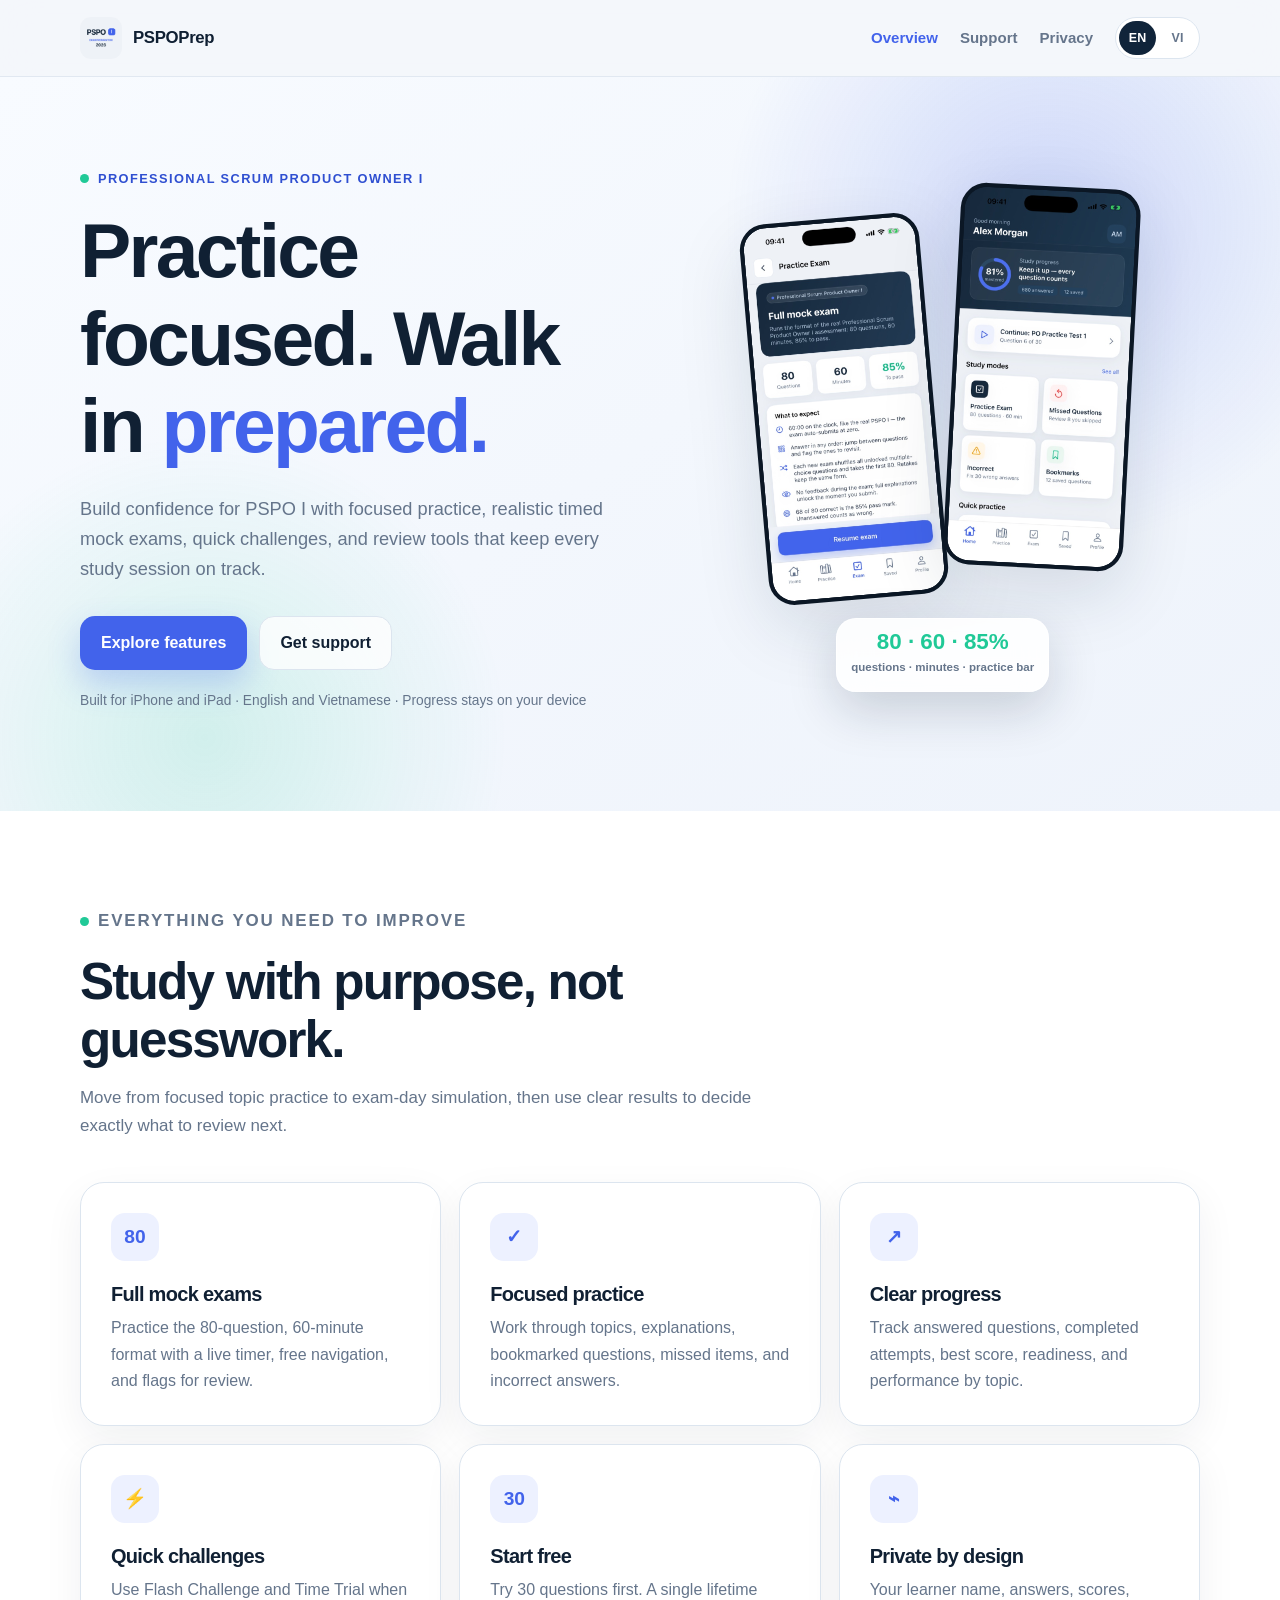
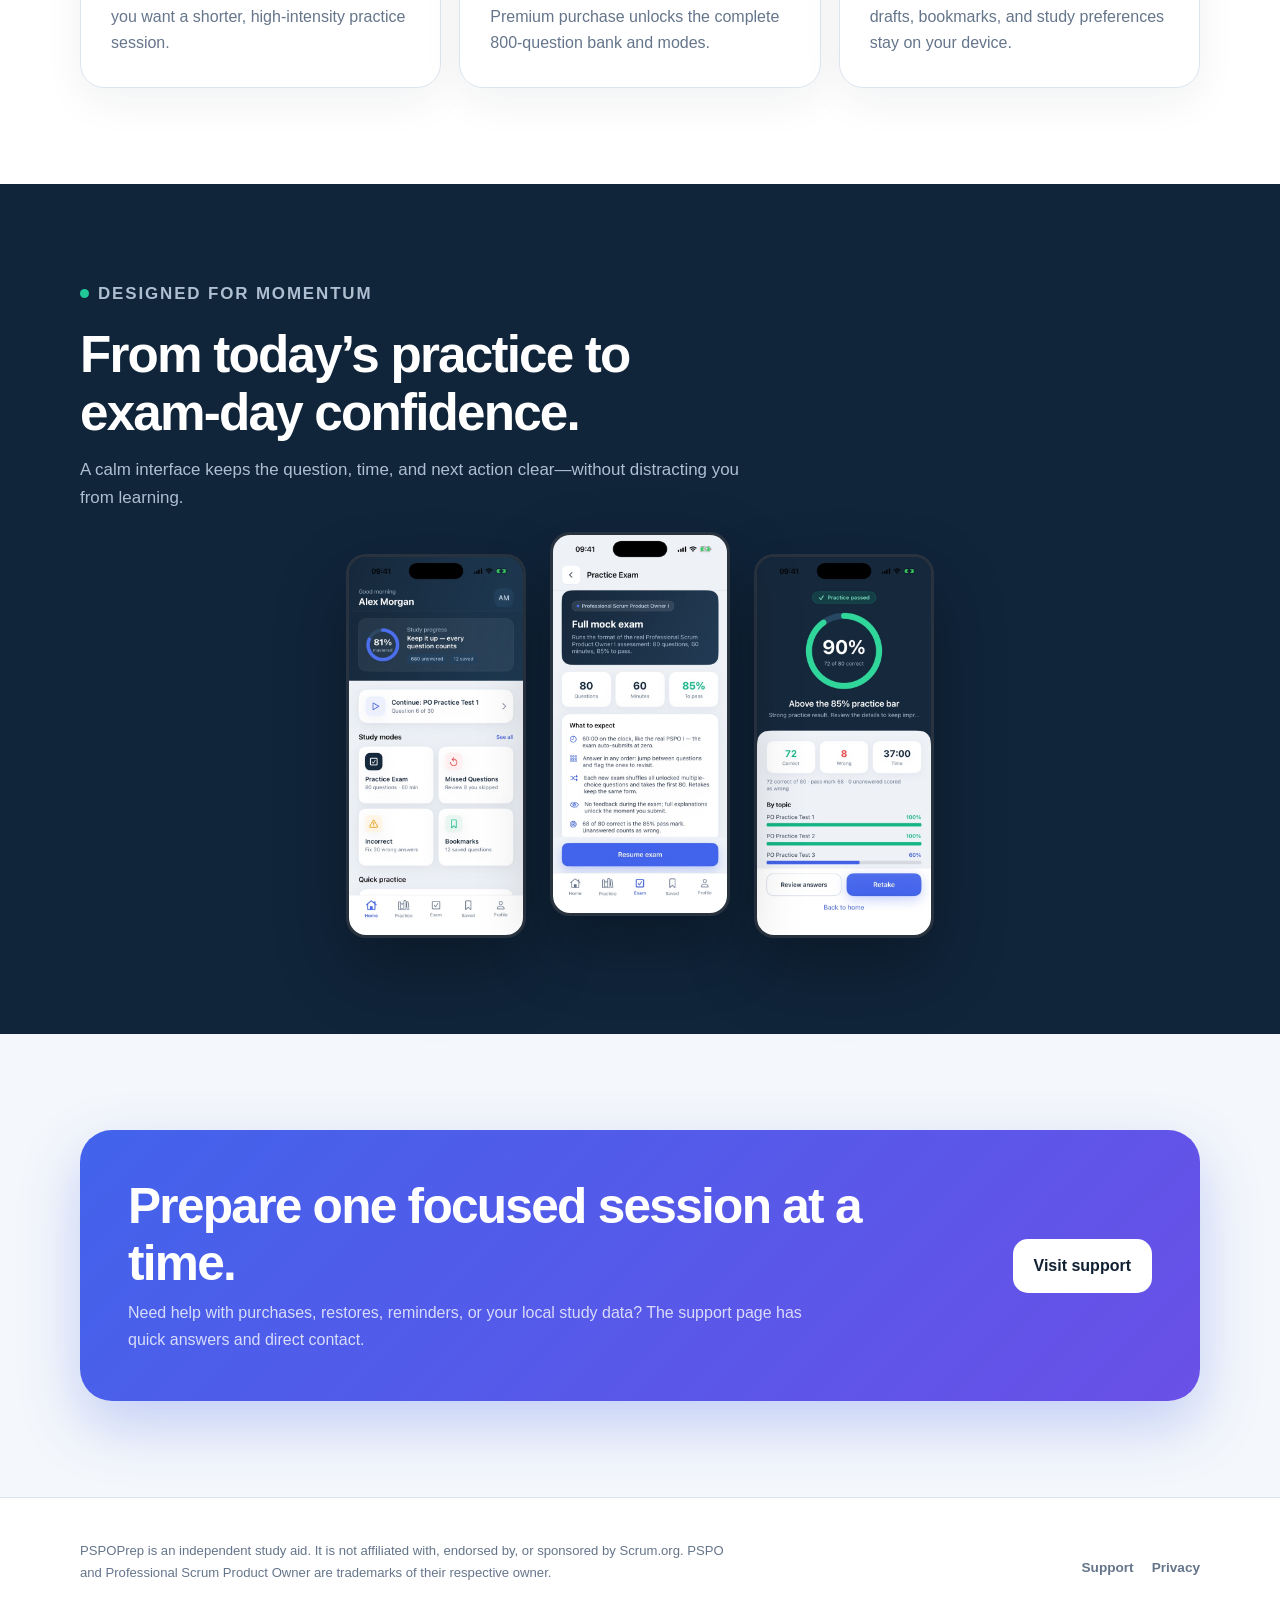
<file: docs/index.html>
<!doctype html>
<html lang="en">
<head>
  <meta charset="utf-8">
  <meta name="viewport" content="width=device-width, initial-scale=1">
  <meta http-equiv="refresh" content="0; url=marketing/">
  <title>PSPOPrep</title>
  <link rel="canonical" href="https://tienlab19.github.io/vipm/marketing/">
</head>
<body>
  <p><a href="marketing/">Open PSPOPrep</a></p>
</body>
</html>
</file>
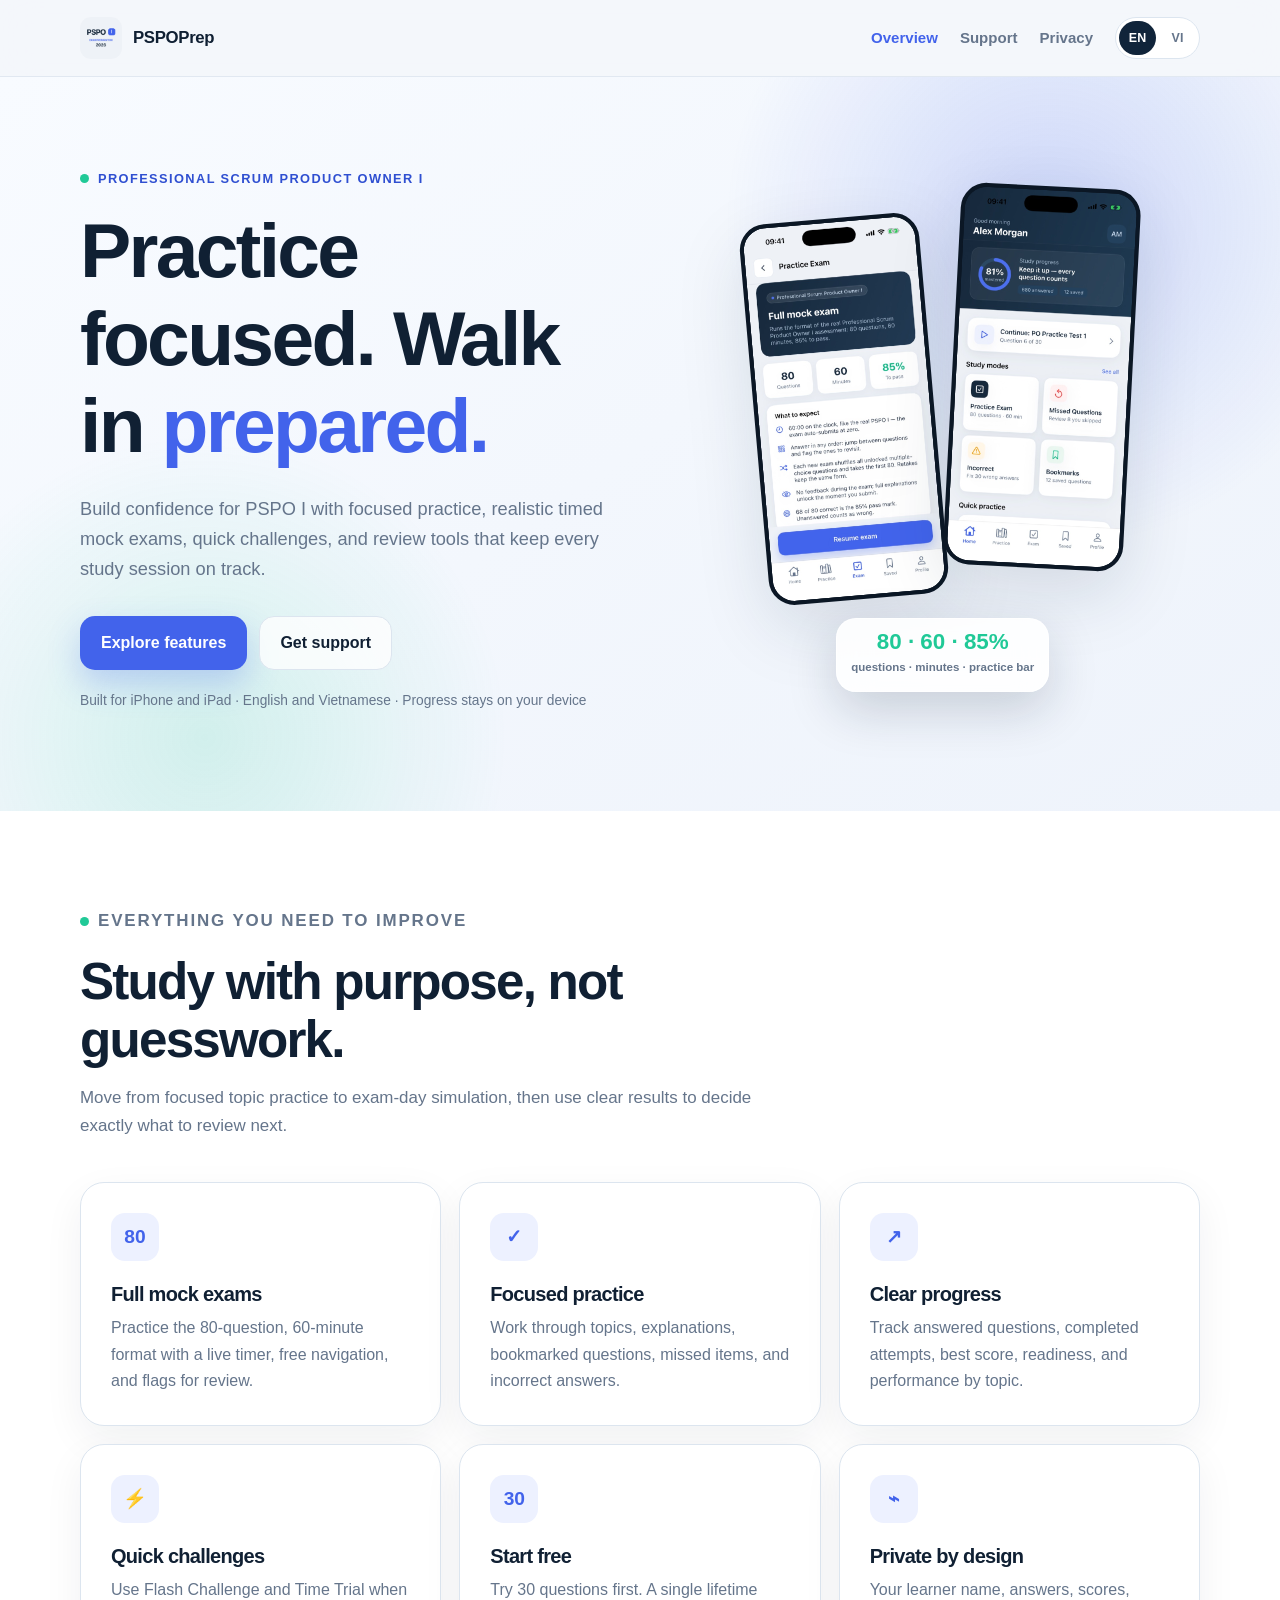
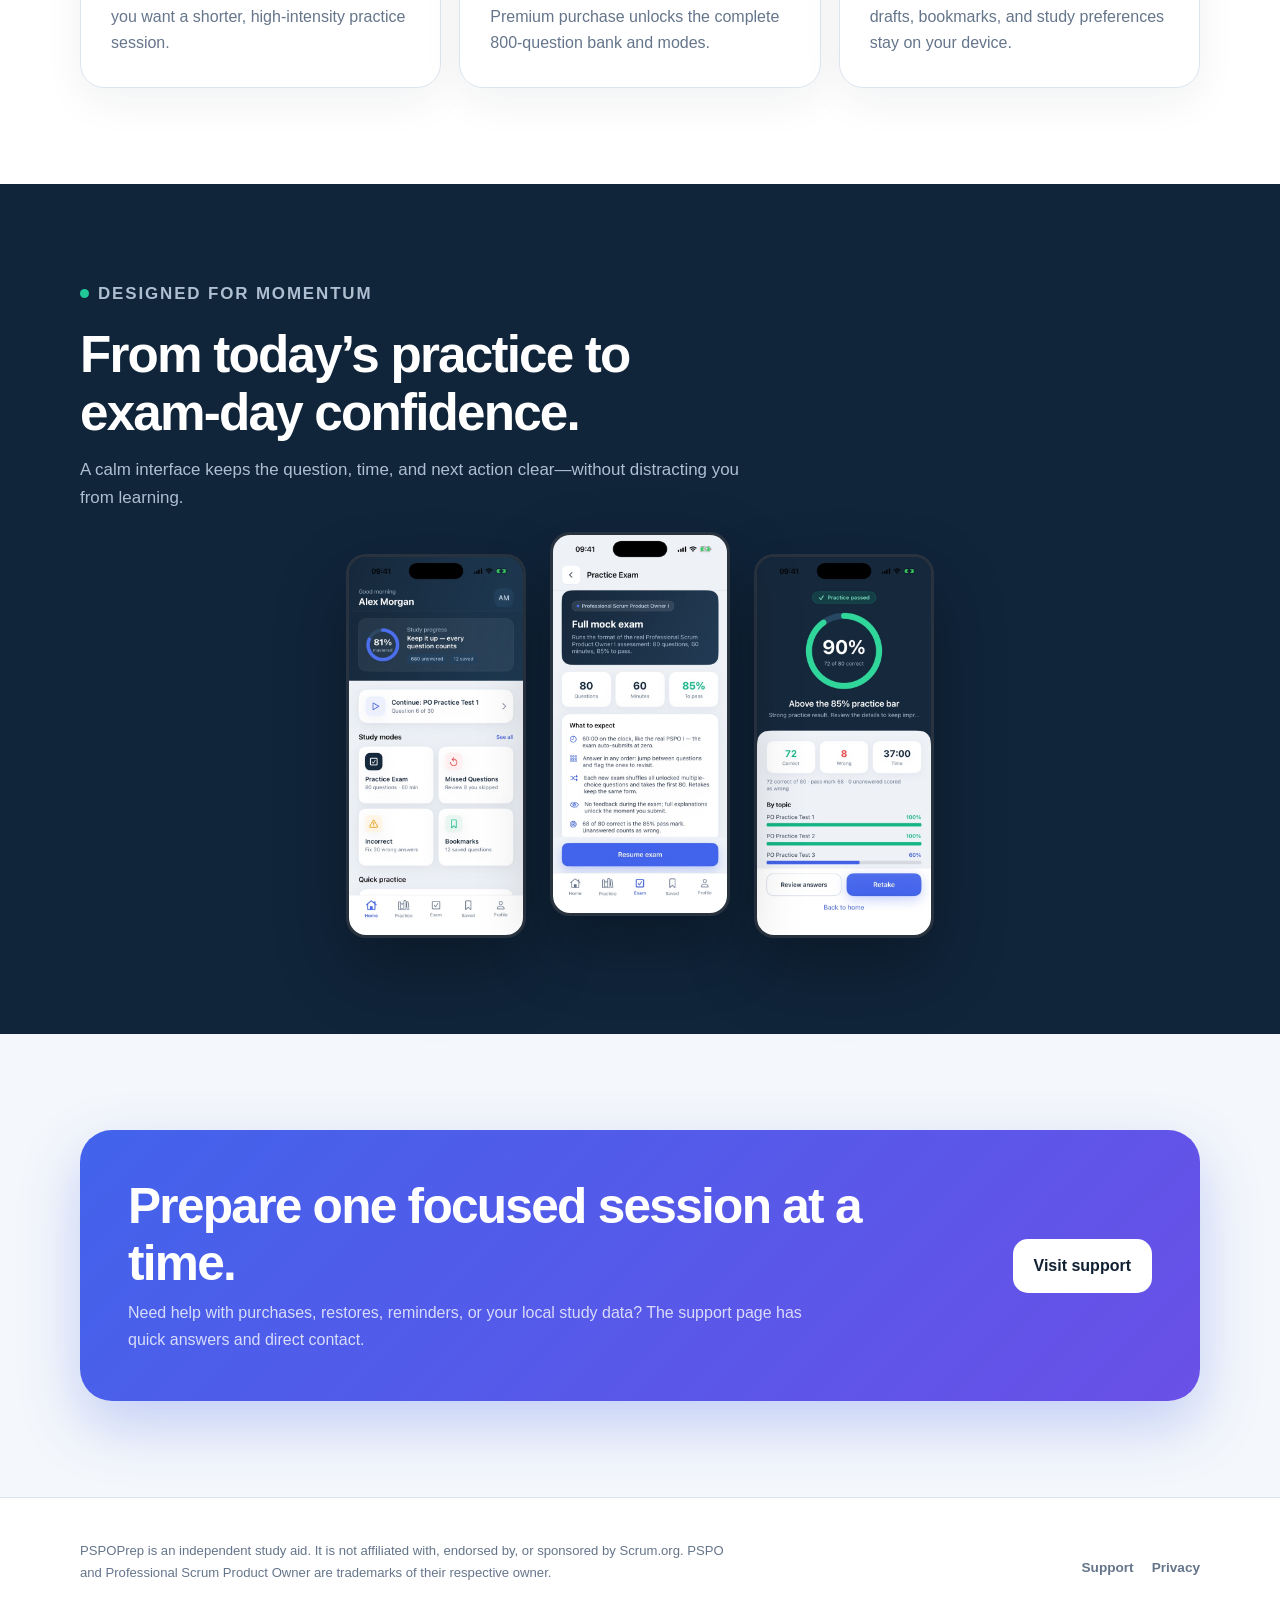
<file: docs/marketing/index.html>
<!doctype html>
<html lang="en">
<head>
  <meta charset="utf-8">
  <meta name="viewport" content="width=device-width, initial-scale=1">
  <meta name="description" content="PSPOPrep helps you prepare for PSPO I with focused practice, timed mock exams, quick challenges, and targeted review.">
  <meta name="theme-color" content="#10243a">
  <meta property="og:title" content="PSPOPrep — Focused PSPO I preparation">
  <meta property="og:description" content="Practice with purpose. Simulate exam day. Review what matters.">
  <meta property="og:type" content="website">
  <meta property="og:image" content="../assets/app-icon.png">
  <title data-page-title-en="PSPOPrep — Focused PSPO I preparation" data-page-title-vi="PSPOPrep — Luyện thi PSPO I tập trung">PSPOPrep — Focused PSPO I preparation</title>
  <link rel="icon" href="../assets/app-icon.png">
  <link rel="canonical" href="https://tienlab19.github.io/vipm/marketing/">
  <link rel="stylesheet" href="../assets/style.css?v=20260923">
  <script src="../assets/site.js" defer></script>
</head>
<body data-language="en">
  <a class="skip-link" href="#main">Skip to content</a>
  <header class="site-header">
    <nav class="nav container" aria-label="Main navigation">
      <a class="brand" href="./">
        <img src="../assets/app-icon.png" alt="" width="42" height="42">
        <span>PSPOPrep</span>
      </a>
      <div class="nav-actions">
        <div class="nav-links">
          <a href="./" aria-current="page"><span data-copy="en">Overview</span><span data-copy="vi">Tổng quan</span></a>
          <a href="../support/"><span data-copy="en">Support</span><span data-copy="vi">Hỗ trợ</span></a>
          <a href="../privacy-policy/"><span data-copy="en">Privacy</span><span data-copy="vi">Quyền riêng tư</span></a>
        </div>
        <div class="language-switcher" aria-label="Language">
          <button type="button" data-language-button="en" aria-pressed="true">EN</button>
          <button type="button" data-language-button="vi" aria-pressed="false">VI</button>
        </div>
      </div>
    </nav>
  </header>

  <main id="main">
    <section class="hero">
      <div class="hero-grid container">
        <div>
          <p class="eyebrow"><span data-copy="en">Professional Scrum Product Owner I</span><span data-copy="vi">Professional Scrum Product Owner I</span></p>
          <div data-copy="en">
            <h1>Practice focused. Walk in <span>prepared.</span></h1>
            <p class="hero-copy">Build confidence for PSPO I with focused practice, realistic timed mock exams, quick challenges, and review tools that keep every study session on track.</p>
          </div>
          <div data-copy="vi">
            <h1>Luyện đúng trọng tâm. Vào thi <span>tự tin.</span></h1>
            <p class="hero-copy">Tự tin chinh phục PSPO I với luyện tập trọng tâm, đề thi có giờ, thử thách nhanh và công cụ ôn tập giúp mỗi phiên học đi đúng hướng.</p>
          </div>
          <div class="button-row">
            <a class="button button-primary" href="#features"><span data-copy="en">Explore features</span><span data-copy="vi">Khám phá tính năng</span></a>
            <a class="button button-secondary" href="../support/"><span data-copy="en">Get support</span><span data-copy="vi">Nhận hỗ trợ</span></a>
          </div>
          <p class="hero-note"><span data-copy="en">Built for iPhone and iPad · English and Vietnamese · Progress stays on your device</span><span data-copy="vi">Dành cho iPhone và iPad · Tiếng Anh và tiếng Việt · Tiến độ lưu trên thiết bị</span></p>
        </div>
        <div class="phone-stage" aria-label="PSPOPrep app screenshots">
          <div class="phone phone-secondary"><img src="../assets/exam.jpg" alt="PSPOPrep full mock exam screen" width="560" height="1217"></div>
          <div class="phone phone-primary"><img src="../assets/home.jpg" alt="PSPOPrep study dashboard" width="560" height="1217"></div>
          <div class="stat-card"><strong>80 · 60 · 85%</strong><span data-copy="en">questions · minutes · practice bar</span><span data-copy="vi">câu hỏi · phút · mốc luyện tập</span></div>
        </div>
      </div>
    </section>

    <section class="section section-white" id="features">
      <div class="container">
        <div class="section-heading" data-copy="en">
          <p class="eyebrow">Everything you need to improve</p>
          <h2>Study with purpose, not guesswork.</h2>
          <p>Move from focused topic practice to exam-day simulation, then use clear results to decide exactly what to review next.</p>
        </div>
        <div class="section-heading" data-copy="vi">
          <p class="eyebrow">Đủ công cụ để tiến bộ</p>
          <h2>Học có mục tiêu, không học mò.</h2>
          <p>Đi từ luyện theo chủ đề đến mô phỏng ngày thi, rồi dùng kết quả rõ ràng để biết chính xác nội dung cần ôn tiếp theo.</p>
        </div>
        <div class="feature-grid">
          <article class="feature-card">
            <span class="icon">80</span>
            <h3><span data-copy="en">Full mock exams</span><span data-copy="vi">Đề thi thử đầy đủ</span></h3>
            <p><span data-copy="en">Practice the 80-question, 60-minute format with a live timer, free navigation, and flags for review.</span><span data-copy="vi">Luyện định dạng 80 câu trong 60 phút với đồng hồ thật, chuyển câu linh hoạt và đánh dấu để xem lại.</span></p>
          </article>
          <article class="feature-card">
            <span class="icon">✓</span>
            <h3><span data-copy="en">Focused practice</span><span data-copy="vi">Luyện tập trọng tâm</span></h3>
            <p><span data-copy="en">Work through topics, explanations, bookmarked questions, missed items, and incorrect answers.</span><span data-copy="vi">Học theo chủ đề, xem lời giải, câu đã lưu, câu bỏ qua và các đáp án chưa đúng.</span></p>
          </article>
          <article class="feature-card">
            <span class="icon">↗</span>
            <h3><span data-copy="en">Clear progress</span><span data-copy="vi">Tiến độ rõ ràng</span></h3>
            <p><span data-copy="en">Track answered questions, completed attempts, best score, readiness, and performance by topic.</span><span data-copy="vi">Theo dõi số câu đã học, lượt hoàn thành, điểm cao nhất, mức sẵn sàng và kết quả theo chủ đề.</span></p>
          </article>
          <article class="feature-card">
            <span class="icon">⚡</span>
            <h3><span data-copy="en">Quick challenges</span><span data-copy="vi">Thử thách nhanh</span></h3>
            <p><span data-copy="en">Use Flash Challenge and Time Trial when you want a shorter, high-intensity practice session.</span><span data-copy="vi">Dùng Flash Challenge và Time Trial khi bạn muốn một phiên luyện ngắn nhưng tập trung cao.</span></p>
          </article>
          <article class="feature-card">
            <span class="icon">30</span>
            <h3><span data-copy="en">Start free</span><span data-copy="vi">Bắt đầu miễn phí</span></h3>
            <p><span data-copy="en">Try 30 questions first. A single lifetime Premium purchase unlocks the complete 800-question bank and modes.</span><span data-copy="vi">Thử trước 30 câu. Một lần mua Premium trọn đời mở khóa đủ 800 câu hỏi và các chế độ luyện.</span></p>
          </article>
          <article class="feature-card">
            <span class="icon">⌁</span>
            <h3><span data-copy="en">Private by design</span><span data-copy="vi">Riêng tư từ thiết kế</span></h3>
            <p><span data-copy="en">Your learner name, answers, scores, drafts, bookmarks, and study preferences stay on your device.</span><span data-copy="vi">Tên người học, đáp án, điểm số, bài nháp, câu đã lưu và tùy chọn học tập ở lại trên thiết bị.</span></p>
          </article>
        </div>
      </div>
    </section>

    <section class="section section-dark">
      <div class="container">
        <div class="section-heading" data-copy="en">
          <p class="eyebrow">Designed for momentum</p>
          <h2>From today’s practice to exam-day confidence.</h2>
          <p>A calm interface keeps the question, time, and next action clear—without distracting you from learning.</p>
        </div>
        <div class="section-heading" data-copy="vi">
          <p class="eyebrow">Thiết kế để duy trì đà học</p>
          <h2>Từ buổi luyện hôm nay đến sự tự tin ngày thi.</h2>
          <p>Giao diện rõ ràng giữ câu hỏi, thời gian và bước tiếp theo luôn dễ thấy, không làm bạn phân tâm khỏi việc học.</p>
        </div>
        <div class="screenshots" role="region" aria-label="PSPOPrep screenshots" tabindex="0">
          <div class="screenshot-card"><img src="../assets/home.jpg" alt="Study progress and practice modes" width="560" height="1217" loading="lazy"></div>
          <div class="screenshot-card"><img src="../assets/exam.jpg" alt="Timed PSPO I mock exam setup" width="560" height="1217" loading="lazy"></div>
          <div class="screenshot-card"><img src="../assets/results.jpg" alt="Mock exam score and topic results" width="560" height="1217" loading="lazy"></div>
        </div>
      </div>
    </section>

    <section class="section">
      <div class="container">
        <div class="cta-panel">
          <div data-copy="en">
            <h2>Prepare one focused session at a time.</h2>
            <p>Need help with purchases, restores, reminders, or your local study data? The support page has quick answers and direct contact.</p>
          </div>
          <div data-copy="vi">
            <h2>Tiến bộ qua từng phiên học tập trung.</h2>
            <p>Cần trợ giúp về mua hàng, khôi phục, nhắc lịch hoặc dữ liệu học trên máy? Trang hỗ trợ có câu trả lời nhanh và kênh liên hệ trực tiếp.</p>
          </div>
          <a class="button" href="../support/"><span data-copy="en">Visit support</span><span data-copy="vi">Đến trang hỗ trợ</span></a>
        </div>
      </div>
    </section>
  </main>

  <footer class="site-footer">
    <div class="footer-grid container">
      <p class="footer-copy"><span data-copy="en">PSPOPrep is an independent study aid. It is not affiliated with, endorsed by, or sponsored by Scrum.org. PSPO and Professional Scrum Product Owner are trademarks of their respective owner.</span><span data-copy="vi">PSPOPrep là công cụ học tập độc lập, không liên kết, không được chứng thực hoặc tài trợ bởi Scrum.org. PSPO và Professional Scrum Product Owner là nhãn hiệu của chủ sở hữu tương ứng.</span></p>
      <div class="footer-links">
        <a href="../support/"><span data-copy="en">Support</span><span data-copy="vi">Hỗ trợ</span></a>
        <a href="../privacy-policy/"><span data-copy="en">Privacy</span><span data-copy="vi">Quyền riêng tư</span></a>
      </div>
    </div>
  </footer>
</body>
</html>
</file>
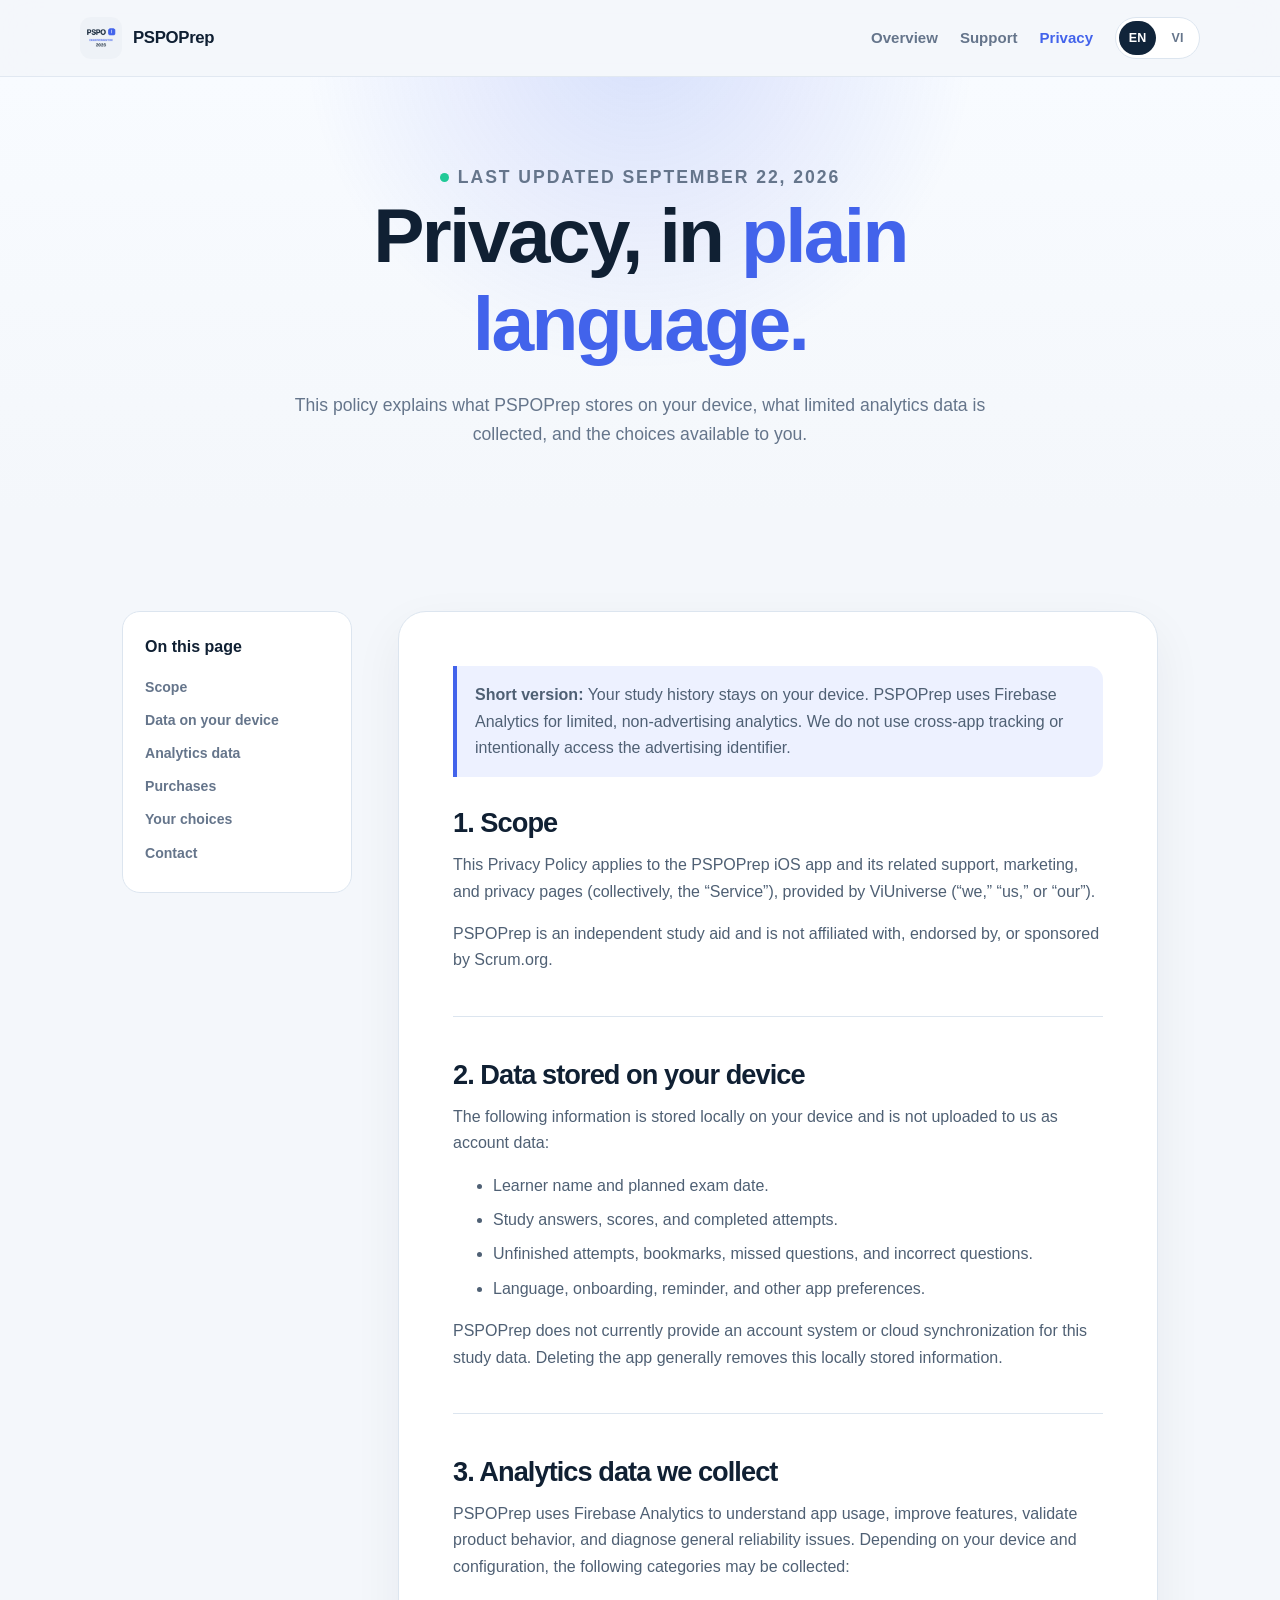
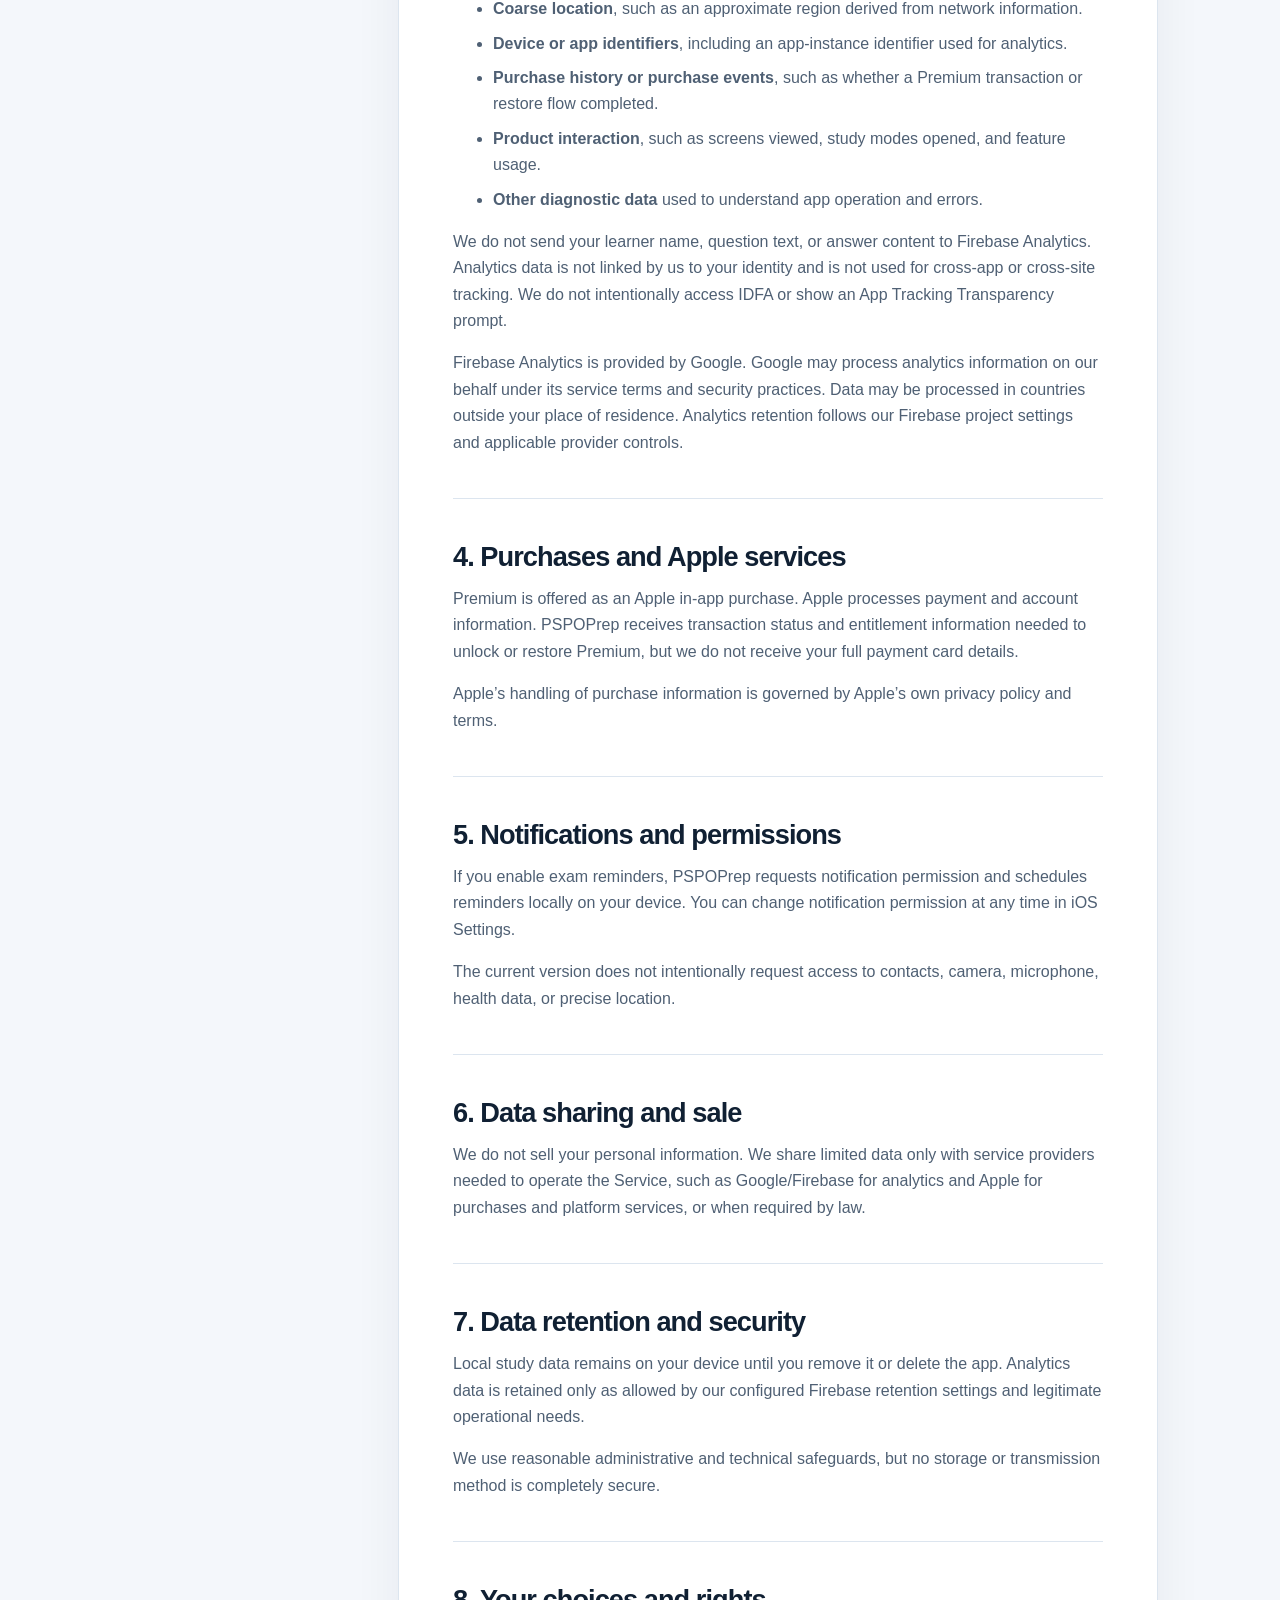
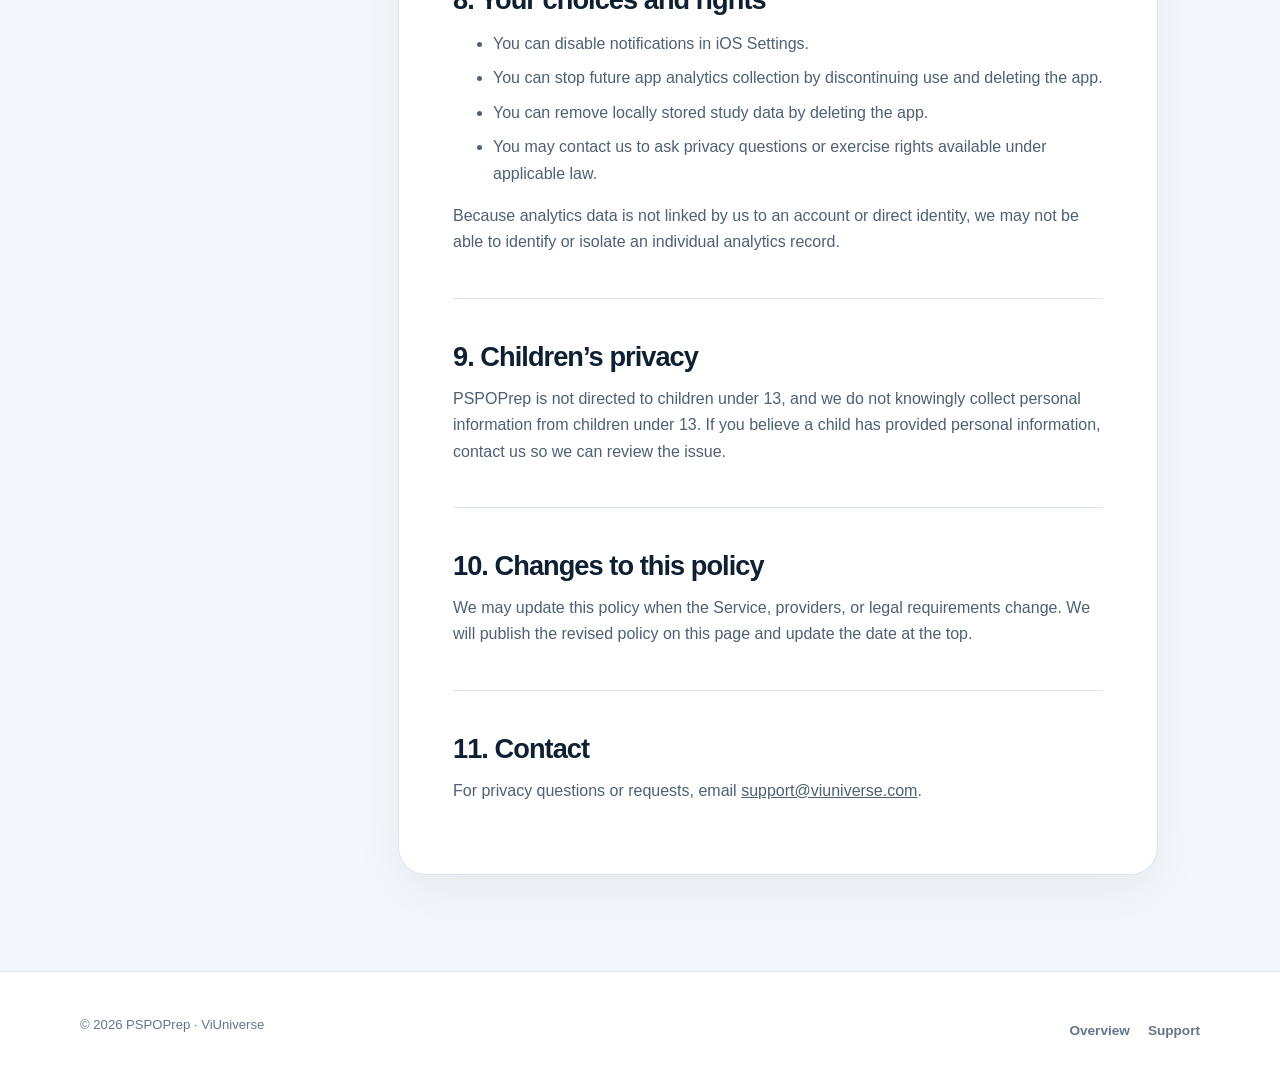
<file: docs/privacy-policy/index.html>
<!doctype html>
<html lang="en">
<head>
  <meta charset="utf-8">
  <meta name="viewport" content="width=device-width, initial-scale=1">
  <meta name="description" content="Privacy Policy for the PSPOPrep iOS app.">
  <meta name="theme-color" content="#10243a">
  <title data-page-title-en="PSPOPrep Privacy Policy" data-page-title-vi="Chính sách quyền riêng tư PSPOPrep">PSPOPrep Privacy Policy</title>
  <link rel="icon" href="../assets/app-icon.png">
  <link rel="canonical" href="https://tienlab19.github.io/vipm/privacy-policy/">
  <link rel="stylesheet" href="../assets/style.css?v=20260923">
  <script src="../assets/site.js" defer></script>
</head>
<body data-language="en">
  <a class="skip-link" href="#main">Skip to content</a>
  <header class="site-header">
    <nav class="nav container" aria-label="Main navigation">
      <a class="brand" href="../marketing/">
        <img src="../assets/app-icon.png" alt="" width="42" height="42">
        <span>PSPOPrep</span>
      </a>
      <div class="nav-actions">
        <div class="nav-links">
          <a href="../marketing/"><span data-copy="en">Overview</span><span data-copy="vi">Tổng quan</span></a>
          <a href="../support/"><span data-copy="en">Support</span><span data-copy="vi">Hỗ trợ</span></a>
          <a href="./" aria-current="page"><span data-copy="en">Privacy</span><span data-copy="vi">Quyền riêng tư</span></a>
        </div>
        <div class="language-switcher" aria-label="Language">
          <button type="button" data-language-button="en" aria-pressed="true">EN</button>
          <button type="button" data-language-button="vi" aria-pressed="false">VI</button>
        </div>
      </div>
    </nav>
  </header>

  <main id="main">
    <section class="page-hero">
      <div class="container">
        <p class="eyebrow"><span data-copy="en">Last updated September 22, 2026</span><span data-copy="vi">Cập nhật lần cuối ngày 22 tháng 9 năm 2026</span></p>
        <div data-copy="en">
          <h1>Privacy, in <span>plain language.</span></h1>
          <p>This policy explains what PSPOPrep stores on your device, what limited analytics data is collected, and the choices available to you.</p>
        </div>
        <div data-copy="vi">
          <h1>Quyền riêng tư, <span>nói rõ ràng.</span></h1>
          <p>Chính sách này giải thích dữ liệu PSPOPrep lưu trên thiết bị, dữ liệu phân tích giới hạn được thu thập và các lựa chọn dành cho bạn.</p>
        </div>
      </div>
    </section>

    <section class="section">
      <div class="legal-layout container">
        <nav class="legal-toc" aria-label="Policy sections">
          <strong><span data-copy="en">On this page</span><span data-copy="vi">Trong trang này</span></strong>
          <a href="#scope" data-anchor-en="#scope" data-anchor-vi="#scope-vi"><span data-copy="en">Scope</span><span data-copy="vi">Phạm vi</span></a>
          <a href="#local-data" data-anchor-en="#local-data" data-anchor-vi="#local-data-vi"><span data-copy="en">Data on your device</span><span data-copy="vi">Dữ liệu trên thiết bị</span></a>
          <a href="#analytics" data-anchor-en="#analytics" data-anchor-vi="#analytics-vi"><span data-copy="en">Analytics data</span><span data-copy="vi">Dữ liệu phân tích</span></a>
          <a href="#purchases" data-anchor-en="#purchases" data-anchor-vi="#purchases-vi"><span data-copy="en">Purchases</span><span data-copy="vi">Mua hàng</span></a>
          <a href="#choices" data-anchor-en="#choices" data-anchor-vi="#choices-vi"><span data-copy="en">Your choices</span><span data-copy="vi">Lựa chọn của bạn</span></a>
          <a href="#contact" data-anchor-en="#contact" data-anchor-vi="#contact-vi"><span data-copy="en">Contact</span><span data-copy="vi">Liên hệ</span></a>
        </nav>

        <article class="legal-document">
          <div data-copy="en">
            <p class="notice"><strong>Short version:</strong> Your study history stays on your device. PSPOPrep uses Firebase Analytics for limited, non-advertising analytics. We do not use cross-app tracking or intentionally access the advertising identifier.</p>

            <section id="scope">
              <h2>1. Scope</h2>
              <p>This Privacy Policy applies to the PSPOPrep iOS app and its related support, marketing, and privacy pages (collectively, the “Service”), provided by ViUniverse (“we,” “us,” or “our”).</p>
              <p>PSPOPrep is an independent study aid and is not affiliated with, endorsed by, or sponsored by Scrum.org.</p>
            </section>

            <section id="local-data">
              <h2>2. Data stored on your device</h2>
              <p>The following information is stored locally on your device and is not uploaded to us as account data:</p>
              <ul>
                <li>Learner name and planned exam date.</li>
                <li>Study answers, scores, and completed attempts.</li>
                <li>Unfinished attempts, bookmarks, missed questions, and incorrect questions.</li>
                <li>Language, onboarding, reminder, and other app preferences.</li>
              </ul>
              <p>PSPOPrep does not currently provide an account system or cloud synchronization for this study data. Deleting the app generally removes this locally stored information.</p>
            </section>

            <section id="analytics">
              <h2>3. Analytics data we collect</h2>
              <p>PSPOPrep uses Firebase Analytics to understand app usage, improve features, validate product behavior, and diagnose general reliability issues. Depending on your device and configuration, the following categories may be collected:</p>
              <ul>
                <li><strong>Coarse location</strong>, such as an approximate region derived from network information.</li>
                <li><strong>Device or app identifiers</strong>, including an app-instance identifier used for analytics.</li>
                <li><strong>Purchase history or purchase events</strong>, such as whether a Premium transaction or restore flow completed.</li>
                <li><strong>Product interaction</strong>, such as screens viewed, study modes opened, and feature usage.</li>
                <li><strong>Other diagnostic data</strong> used to understand app operation and errors.</li>
              </ul>
              <p>We do not send your learner name, question text, or answer content to Firebase Analytics. Analytics data is not linked by us to your identity and is not used for cross-app or cross-site tracking. We do not intentionally access IDFA or show an App Tracking Transparency prompt.</p>
              <p>Firebase Analytics is provided by Google. Google may process analytics information on our behalf under its service terms and security practices. Data may be processed in countries outside your place of residence. Analytics retention follows our Firebase project settings and applicable provider controls.</p>
            </section>

            <section id="purchases">
              <h2>4. Purchases and Apple services</h2>
              <p>Premium is offered as an Apple in-app purchase. Apple processes payment and account information. PSPOPrep receives transaction status and entitlement information needed to unlock or restore Premium, but we do not receive your full payment card details.</p>
              <p>Apple’s handling of purchase information is governed by Apple’s own privacy policy and terms.</p>
            </section>

            <section>
              <h2>5. Notifications and permissions</h2>
              <p>If you enable exam reminders, PSPOPrep requests notification permission and schedules reminders locally on your device. You can change notification permission at any time in iOS Settings.</p>
              <p>The current version does not intentionally request access to contacts, camera, microphone, health data, or precise location.</p>
            </section>

            <section>
              <h2>6. Data sharing and sale</h2>
              <p>We do not sell your personal information. We share limited data only with service providers needed to operate the Service, such as Google/Firebase for analytics and Apple for purchases and platform services, or when required by law.</p>
            </section>

            <section>
              <h2>7. Data retention and security</h2>
              <p>Local study data remains on your device until you remove it or delete the app. Analytics data is retained only as allowed by our configured Firebase retention settings and legitimate operational needs.</p>
              <p>We use reasonable administrative and technical safeguards, but no storage or transmission method is completely secure.</p>
            </section>

            <section id="choices">
              <h2>8. Your choices and rights</h2>
              <ul>
                <li>You can disable notifications in iOS Settings.</li>
                <li>You can stop future app analytics collection by discontinuing use and deleting the app.</li>
                <li>You can remove locally stored study data by deleting the app.</li>
                <li>You may contact us to ask privacy questions or exercise rights available under applicable law.</li>
              </ul>
              <p>Because analytics data is not linked by us to an account or direct identity, we may not be able to identify or isolate an individual analytics record.</p>
            </section>

            <section>
              <h2>9. Children’s privacy</h2>
              <p>PSPOPrep is not directed to children under 13, and we do not knowingly collect personal information from children under 13. If you believe a child has provided personal information, contact us so we can review the issue.</p>
            </section>

            <section>
              <h2>10. Changes to this policy</h2>
              <p>We may update this policy when the Service, providers, or legal requirements change. We will publish the revised policy on this page and update the date at the top.</p>
            </section>

            <section id="contact">
              <h2>11. Contact</h2>
              <p>For privacy questions or requests, email <a href="mailto:support@viuniverse.com?subject=PSPOPrep%20Privacy">support@viuniverse.com</a>.</p>
            </section>
          </div>

          <div data-copy="vi">
            <p class="notice"><strong>Tóm tắt:</strong> Lịch sử học tập ở lại trên thiết bị. PSPOPrep dùng Firebase Analytics cho dữ liệu phân tích giới hạn, không phục vụ quảng cáo. Chúng tôi không theo dõi chéo ứng dụng và không chủ ý truy cập mã nhận dạng quảng cáo.</p>

            <section id="scope-vi">
              <h2>1. Phạm vi</h2>
              <p>Chính sách Quyền riêng tư này áp dụng cho ứng dụng iOS PSPOPrep và các trang hỗ trợ, marketing, quyền riêng tư liên quan (gọi chung là “Dịch vụ”), do ViUniverse (“chúng tôi”) cung cấp.</p>
              <p>PSPOPrep là công cụ học tập độc lập, không liên kết, không được chứng thực hoặc tài trợ bởi Scrum.org.</p>
            </section>

            <section id="local-data-vi">
              <h2>2. Dữ liệu lưu trên thiết bị</h2>
              <p>Thông tin sau được lưu cục bộ trên thiết bị và không được tải lên cho chúng tôi dưới dạng dữ liệu tài khoản:</p>
              <ul>
                <li>Tên người học và ngày thi dự kiến.</li>
                <li>Đáp án học tập, điểm số và các lượt đã hoàn thành.</li>
                <li>Bài chưa hoàn thành, câu đã lưu, câu bỏ qua và câu trả lời sai.</li>
                <li>Ngôn ngữ, hướng dẫn ban đầu, nhắc lịch và các tùy chọn ứng dụng khác.</li>
              </ul>
              <p>PSPOPrep hiện không có hệ thống tài khoản hoặc đồng bộ đám mây cho dữ liệu học tập này. Việc xóa ứng dụng thường sẽ xóa thông tin được lưu cục bộ.</p>
            </section>

            <section id="analytics-vi">
              <h2>3. Dữ liệu phân tích được thu thập</h2>
              <p>PSPOPrep dùng Firebase Analytics để hiểu cách ứng dụng được sử dụng, cải thiện tính năng, xác minh hành vi sản phẩm và chẩn đoán vấn đề ổn định chung. Tùy thiết bị và cấu hình, các nhóm dữ liệu sau có thể được thu thập:</p>
              <ul>
                <li><strong>Vị trí tương đối</strong>, như khu vực gần đúng suy ra từ thông tin mạng.</li>
                <li><strong>Mã nhận dạng thiết bị hoặc ứng dụng</strong>, gồm mã phiên bản cài đặt ứng dụng dùng cho phân tích.</li>
                <li><strong>Lịch sử hoặc sự kiện mua hàng</strong>, như việc giao dịch Premium hoặc quy trình khôi phục đã hoàn tất hay chưa.</li>
                <li><strong>Tương tác sản phẩm</strong>, như màn hình đã xem, chế độ học đã mở và cách dùng tính năng.</li>
                <li><strong>Dữ liệu chẩn đoán khác</strong> dùng để hiểu hoạt động và lỗi của ứng dụng.</li>
              </ul>
              <p>Chúng tôi không gửi tên người học, nội dung câu hỏi hoặc nội dung câu trả lời lên Firebase Analytics. Chúng tôi không liên kết dữ liệu phân tích với danh tính của bạn và không dùng dữ liệu này để theo dõi chéo ứng dụng hoặc trang web. Chúng tôi không chủ ý truy cập IDFA hoặc hiển thị yêu cầu App Tracking Transparency.</p>
              <p>Firebase Analytics do Google cung cấp. Google có thể xử lý thông tin phân tích thay mặt chúng tôi theo điều khoản dịch vụ và biện pháp bảo mật của họ. Dữ liệu có thể được xử lý tại quốc gia khác nơi bạn cư trú. Thời gian lưu dữ liệu phân tích tuân theo cấu hình dự án Firebase và các quyền kiểm soát của nhà cung cấp.</p>
            </section>

            <section id="purchases-vi">
              <h2>4. Mua hàng và dịch vụ Apple</h2>
              <p>Premium được cung cấp dưới dạng giao dịch mua trong ứng dụng của Apple. Apple xử lý thông tin thanh toán và tài khoản. PSPOPrep nhận trạng thái giao dịch và thông tin quyền cần thiết để mở khóa hoặc khôi phục Premium, nhưng chúng tôi không nhận đầy đủ thông tin thẻ thanh toán của bạn.</p>
              <p>Việc Apple xử lý thông tin mua hàng tuân theo chính sách quyền riêng tư và điều khoản riêng của Apple.</p>
            </section>

            <section>
              <h2>5. Thông báo và quyền truy cập</h2>
              <p>Nếu bật nhắc lịch thi, PSPOPrep yêu cầu quyền thông báo và lên lịch nhắc cục bộ trên thiết bị. Bạn có thể đổi quyền thông báo bất kỳ lúc nào trong Cài đặt iOS.</p>
              <p>Phiên bản hiện tại không chủ ý yêu cầu truy cập danh bạ, camera, microphone, dữ liệu sức khỏe hoặc vị trí chính xác.</p>
            </section>

            <section>
              <h2>6. Chia sẻ và bán dữ liệu</h2>
              <p>Chúng tôi không bán thông tin cá nhân. Chúng tôi chỉ chia sẻ dữ liệu giới hạn với nhà cung cấp cần thiết để vận hành Dịch vụ, như Google/Firebase cho phân tích, Apple cho mua hàng và dịch vụ nền tảng, hoặc khi pháp luật yêu cầu.</p>
            </section>

            <section>
              <h2>7. Lưu trữ và bảo mật dữ liệu</h2>
              <p>Dữ liệu học cục bộ ở lại trên thiết bị cho đến khi bạn xóa hoặc gỡ ứng dụng. Dữ liệu phân tích chỉ được lưu theo cấu hình lưu trữ Firebase và nhu cầu vận hành hợp pháp.</p>
              <p>Chúng tôi áp dụng biện pháp quản trị và kỹ thuật hợp lý, nhưng không phương thức lưu trữ hoặc truyền tải nào an toàn tuyệt đối.</p>
            </section>

            <section id="choices-vi">
              <h2>8. Lựa chọn và quyền của bạn</h2>
              <ul>
                <li>Bạn có thể tắt thông báo trong Cài đặt iOS.</li>
                <li>Bạn có thể dừng việc thu thập phân tích ứng dụng trong tương lai bằng cách ngừng sử dụng và xóa ứng dụng.</li>
                <li>Bạn có thể xóa dữ liệu học cục bộ bằng cách xóa ứng dụng.</li>
                <li>Bạn có thể liên hệ để hỏi về quyền riêng tư hoặc thực hiện quyền theo pháp luật áp dụng.</li>
              </ul>
              <p>Vì chúng tôi không liên kết dữ liệu phân tích với tài khoản hoặc danh tính trực tiếp, chúng tôi có thể không xác định hoặc tách được một bản ghi phân tích riêng lẻ.</p>
            </section>

            <section>
              <h2>9. Quyền riêng tư của trẻ em</h2>
              <p>PSPOPrep không hướng đến trẻ em dưới 13 tuổi và chúng tôi không cố ý thu thập thông tin cá nhân từ trẻ em dưới 13 tuổi. Nếu bạn tin rằng trẻ em đã cung cấp thông tin cá nhân, hãy liên hệ để chúng tôi xem xét.</p>
            </section>

            <section>
              <h2>10. Thay đổi chính sách</h2>
              <p>Chúng tôi có thể cập nhật chính sách khi Dịch vụ, nhà cung cấp hoặc yêu cầu pháp lý thay đổi. Chính sách sửa đổi sẽ được đăng trên trang này và ngày ở đầu trang sẽ được cập nhật.</p>
            </section>

            <section id="contact-vi">
              <h2>11. Liên hệ</h2>
              <p>Để hỏi hoặc gửi yêu cầu về quyền riêng tư, email <a href="mailto:support@viuniverse.com?subject=PSPOPrep%20Privacy">support@viuniverse.com</a>.</p>
            </section>
          </div>
        </article>
      </div>
    </section>
  </main>

  <footer class="site-footer">
    <div class="footer-grid container">
      <p class="footer-copy">© 2026 PSPOPrep · ViUniverse</p>
      <div class="footer-links">
        <a href="../marketing/"><span data-copy="en">Overview</span><span data-copy="vi">Tổng quan</span></a>
        <a href="../support/"><span data-copy="en">Support</span><span data-copy="vi">Hỗ trợ</span></a>
      </div>
    </div>
  </footer>
</body>
</html>
</file>
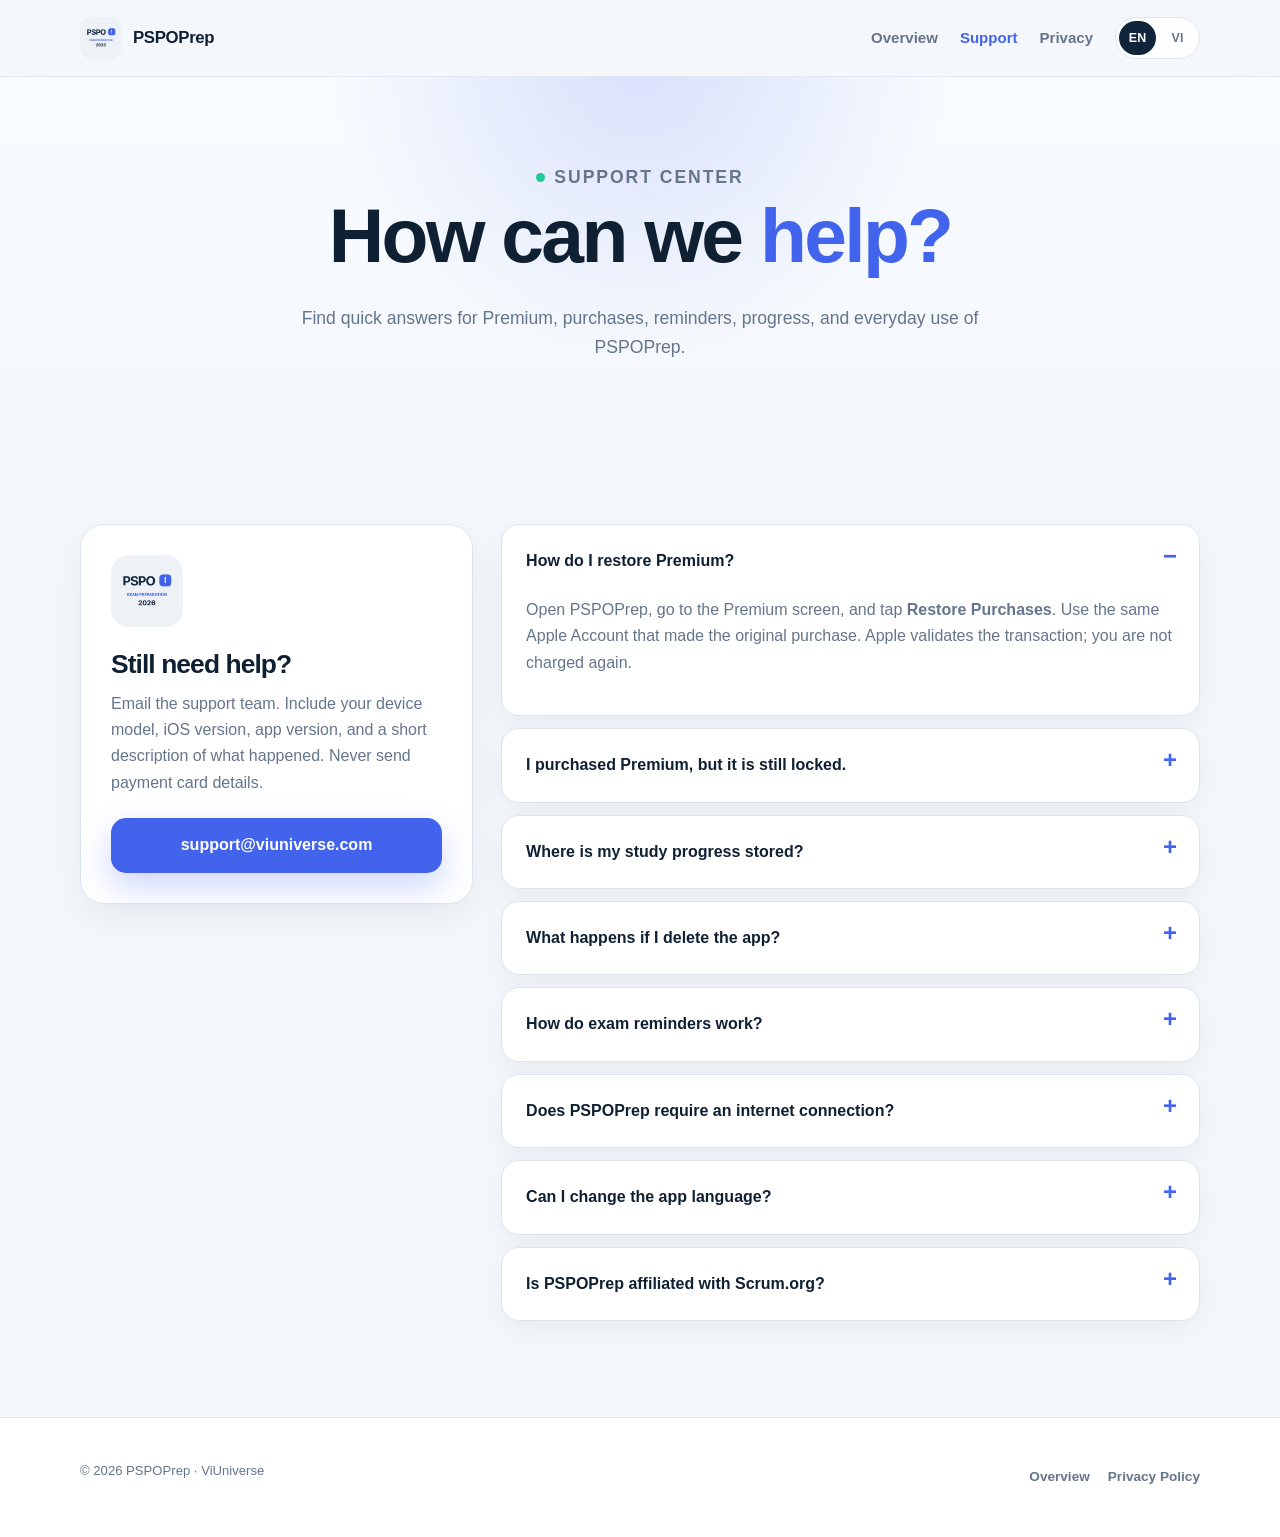
<file: docs/support/index.html>
<!doctype html>
<html lang="en">
<head>
  <meta charset="utf-8">
  <meta name="viewport" content="width=device-width, initial-scale=1">
  <meta name="description" content="Get support for PSPOPrep purchases, restores, reminders, study progress, and app usage.">
  <meta name="theme-color" content="#10243a">
  <title data-page-title-en="PSPOPrep Support" data-page-title-vi="Hỗ trợ PSPOPrep">PSPOPrep Support</title>
  <link rel="icon" href="../assets/app-icon.png">
  <link rel="canonical" href="https://tienlab19.github.io/vipm/support/">
  <link rel="stylesheet" href="../assets/style.css?v=20260923">
  <script src="../assets/site.js" defer></script>
</head>
<body data-language="en">
  <a class="skip-link" href="#main">Skip to content</a>
  <header class="site-header">
    <nav class="nav container" aria-label="Main navigation">
      <a class="brand" href="../marketing/">
        <img src="../assets/app-icon.png" alt="" width="42" height="42">
        <span>PSPOPrep</span>
      </a>
      <div class="nav-actions">
        <div class="nav-links">
          <a href="../marketing/"><span data-copy="en">Overview</span><span data-copy="vi">Tổng quan</span></a>
          <a href="./" aria-current="page"><span data-copy="en">Support</span><span data-copy="vi">Hỗ trợ</span></a>
          <a href="../privacy-policy/"><span data-copy="en">Privacy</span><span data-copy="vi">Quyền riêng tư</span></a>
        </div>
        <div class="language-switcher" aria-label="Language">
          <button type="button" data-language-button="en" aria-pressed="true">EN</button>
          <button type="button" data-language-button="vi" aria-pressed="false">VI</button>
        </div>
      </div>
    </nav>
  </header>

  <main id="main">
    <section class="page-hero">
      <div class="container">
        <p class="eyebrow"><span data-copy="en">Support center</span><span data-copy="vi">Trung tâm hỗ trợ</span></p>
        <div data-copy="en">
          <h1>How can we <span>help?</span></h1>
          <p>Find quick answers for Premium, purchases, reminders, progress, and everyday use of PSPOPrep.</p>
        </div>
        <div data-copy="vi">
          <h1>Bạn cần <span>hỗ trợ?</span></h1>
          <p>Tìm câu trả lời nhanh về Premium, mua hàng, nhắc lịch, tiến độ và cách sử dụng PSPOPrep.</p>
        </div>
      </div>
    </section>

    <section class="section">
      <div class="support-grid container">
        <aside class="contact-card">
          <img src="../assets/app-icon.png" alt="PSPOPrep app icon" width="72" height="72">
          <div data-copy="en">
            <h2>Still need help?</h2>
            <p>Email the support team. Include your device model, iOS version, app version, and a short description of what happened. Never send payment card details.</p>
          </div>
          <div data-copy="vi">
            <h2>Vẫn cần trợ giúp?</h2>
            <p>Gửi email cho đội hỗ trợ. Hãy kèm mẫu thiết bị, phiên bản iOS, phiên bản ứng dụng và mô tả ngắn vấn đề. Không gửi thông tin thẻ thanh toán.</p>
          </div>
          <a class="button button-primary" href="mailto:support@viuniverse.com?subject=PSPOPrep%20Support">support@viuniverse.com</a>
        </aside>

        <div class="faq-list">
          <details open>
            <summary><span data-copy="en">How do I restore Premium?</span><span data-copy="vi">Làm sao khôi phục Premium?</span></summary>
            <div class="faq-answer">
              <p data-copy="en">Open PSPOPrep, go to the Premium screen, and tap <strong>Restore Purchases</strong>. Use the same Apple Account that made the original purchase. Apple validates the transaction; you are not charged again.</p>
              <p data-copy="vi">Mở PSPOPrep, vào màn hình Premium và chọn <strong>Khôi phục giao dịch</strong>. Dùng đúng Tài khoản Apple đã mua trước đó. Apple xác minh giao dịch và bạn không bị tính phí lại.</p>
            </div>
          </details>
          <details>
            <summary><span data-copy="en">I purchased Premium, but it is still locked.</span><span data-copy="vi">Tôi đã mua Premium nhưng ứng dụng vẫn bị khóa.</span></summary>
            <div class="faq-answer">
              <p data-copy="en">Check your internet connection, confirm the purchase completed in the App Store, then use <strong>Restore Purchases</strong>. Restart the app if the entitlement is still pending. If it remains locked, email support with the approximate purchase time—never send full payment information.</p>
              <p data-copy="vi">Kiểm tra kết nối mạng, xác nhận giao dịch đã hoàn tất trong App Store, rồi dùng <strong>Khôi phục giao dịch</strong>. Khởi động lại ứng dụng nếu quyền vẫn đang chờ. Nếu vẫn bị khóa, gửi email hỗ trợ kèm thời gian mua gần đúng—không gửi đầy đủ thông tin thanh toán.</p>
            </div>
          </details>
          <details>
            <summary><span data-copy="en">Where is my study progress stored?</span><span data-copy="vi">Tiến độ học được lưu ở đâu?</span></summary>
            <div class="faq-answer">
              <p data-copy="en">Your learner name, planned exam date, answers, scores, unfinished attempts, bookmarks, incorrect questions, language, and onboarding preferences are stored locally on your device. PSPOPrep does not currently sync this data across devices.</p>
              <p data-copy="vi">Tên người học, ngày thi dự kiến, đáp án, điểm số, bài chưa hoàn thành, câu đã lưu, câu sai, ngôn ngữ và tùy chọn hướng dẫn được lưu cục bộ trên thiết bị. PSPOPrep hiện chưa đồng bộ dữ liệu này giữa các thiết bị.</p>
            </div>
          </details>
          <details>
            <summary><span data-copy="en">What happens if I delete the app?</span><span data-copy="vi">Điều gì xảy ra nếu tôi xóa ứng dụng?</span></summary>
            <div class="faq-answer">
              <p data-copy="en">Deleting the app removes locally stored study progress. Your eligible non-consumable Premium purchase can be restored later with the same Apple Account, but local answers, scores, and bookmarks cannot be recovered.</p>
              <p data-copy="vi">Xóa ứng dụng sẽ xóa tiến độ học lưu cục bộ. Giao dịch Premium không tiêu hao hợp lệ có thể khôi phục sau bằng cùng Tài khoản Apple, nhưng đáp án, điểm và câu đã lưu trên máy không thể phục hồi.</p>
            </div>
          </details>
          <details>
            <summary><span data-copy="en">How do exam reminders work?</span><span data-copy="vi">Nhắc lịch thi hoạt động thế nào?</span></summary>
            <div class="faq-answer">
              <p data-copy="en">After you choose a planned exam date and allow notifications, PSPOPrep schedules local reminders for 7 days, 3 days, 1 day, and the morning of the exam. You can disable notification permission at any time in iOS Settings.</p>
              <p data-copy="vi">Sau khi bạn chọn ngày thi dự kiến và cho phép thông báo, PSPOPrep lên lịch nhắc cục bộ trước 7 ngày, 3 ngày, 1 ngày và vào sáng ngày thi. Bạn có thể tắt quyền thông báo bất kỳ lúc nào trong Cài đặt iOS.</p>
            </div>
          </details>
          <details>
            <summary><span data-copy="en">Does PSPOPrep require an internet connection?</span><span data-copy="vi">PSPOPrep có cần kết nối mạng không?</span></summary>
            <div class="faq-answer">
              <p data-copy="en">Core study and exam activity works with content stored in the app. An internet connection may be needed for purchase validation, purchase restoration, analytics delivery, or externally hosted question images.</p>
              <p data-copy="vi">Hoạt động học và thi cốt lõi dùng nội dung lưu trong ứng dụng. Kết nối mạng có thể cần cho xác minh mua hàng, khôi phục giao dịch, gửi dữ liệu phân tích hoặc tải ảnh câu hỏi được lưu bên ngoài.</p>
            </div>
          </details>
          <details>
            <summary><span data-copy="en">Can I change the app language?</span><span data-copy="vi">Tôi có thể đổi ngôn ngữ ứng dụng không?</span></summary>
            <div class="faq-answer">
              <p data-copy="en">Yes. Open the Profile tab and choose English or Vietnamese. The selected language is saved on your device.</p>
              <p data-copy="vi">Có. Mở tab Hồ sơ và chọn tiếng Anh hoặc tiếng Việt. Ngôn ngữ đã chọn được lưu trên thiết bị.</p>
            </div>
          </details>
          <details>
            <summary><span data-copy="en">Is PSPOPrep affiliated with Scrum.org?</span><span data-copy="vi">PSPOPrep có liên kết với Scrum.org không?</span></summary>
            <div class="faq-answer">
              <p data-copy="en">No. PSPOPrep is an independent study aid. It is not affiliated with, endorsed by, or sponsored by Scrum.org, does not provide an official exam, and cannot guarantee certification results.</p>
              <p data-copy="vi">Không. PSPOPrep là công cụ học tập độc lập, không liên kết, không được chứng thực hoặc tài trợ bởi Scrum.org, không cung cấp bài thi chính thức và không bảo đảm kết quả chứng chỉ.</p>
            </div>
          </details>
        </div>
      </div>
    </section>
  </main>

  <footer class="site-footer">
    <div class="footer-grid container">
      <p class="footer-copy">© 2026 PSPOPrep · ViUniverse</p>
      <div class="footer-links">
        <a href="../marketing/"><span data-copy="en">Overview</span><span data-copy="vi">Tổng quan</span></a>
        <a href="../privacy-policy/"><span data-copy="en">Privacy Policy</span><span data-copy="vi">Chính sách quyền riêng tư</span></a>
      </div>
    </div>
  </footer>
</body>
</html>
</file>
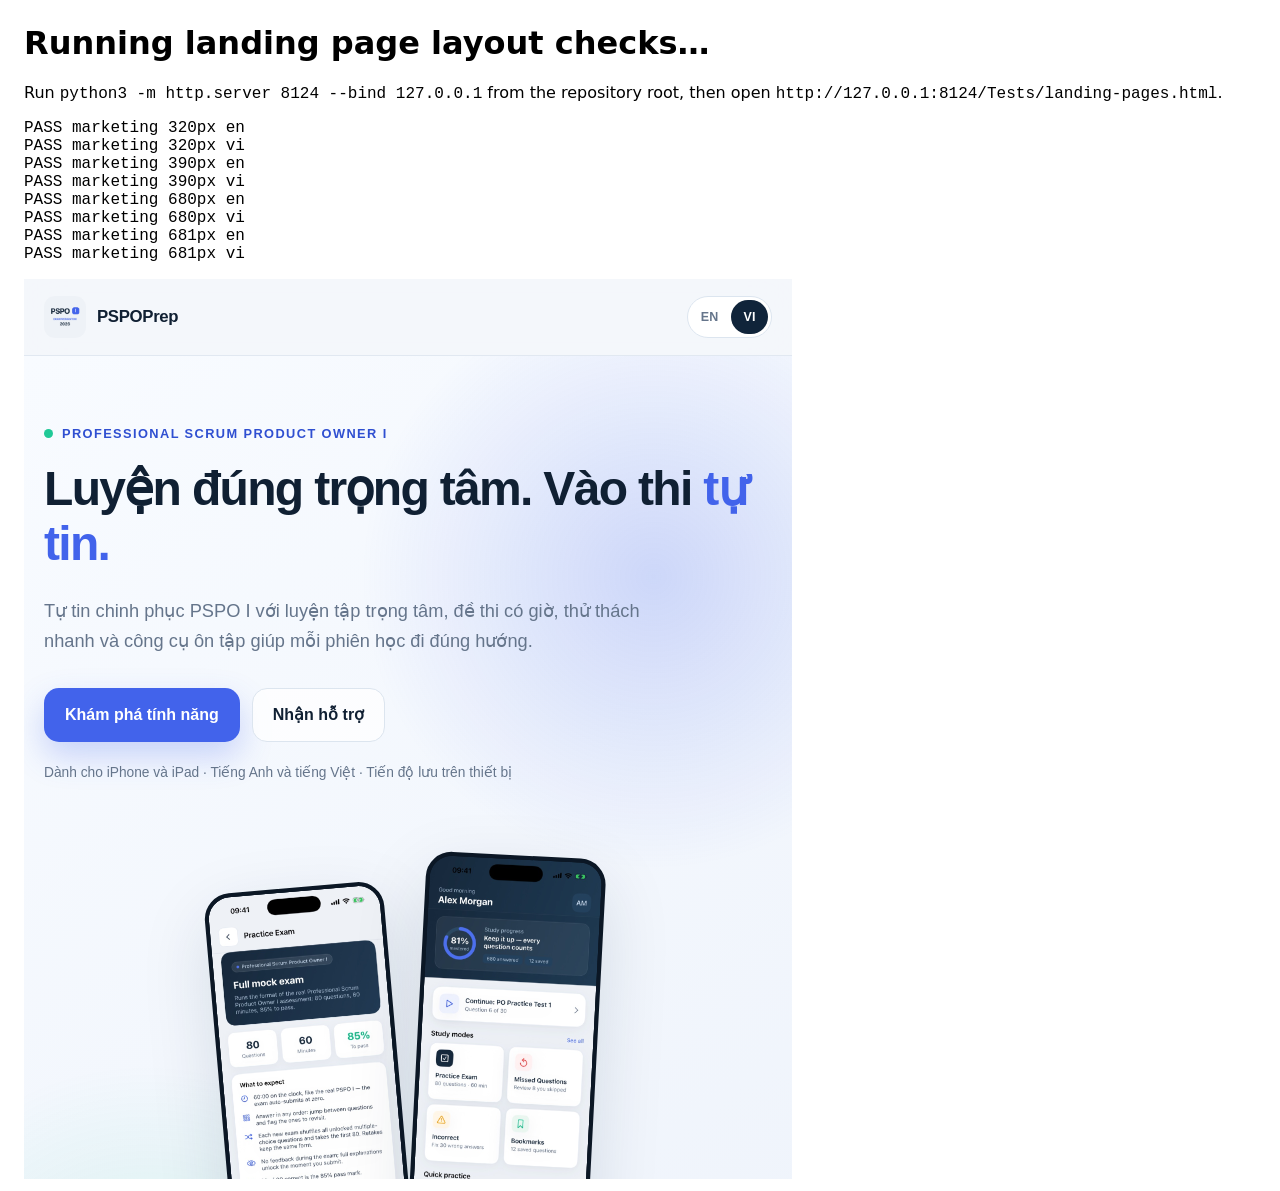
<file: Tests/landing-pages.html>
<!doctype html>
<html lang="en">
<meta charset="utf-8">
<meta name="viewport" content="width=device-width, initial-scale=1">
<title>Landing page layout checks</title>
<style>
  body { font: 16px system-ui; margin: 24px; }
  iframe { display: block; height: 900px; border: 0; }
  pre { white-space: pre-wrap; }
</style>
<h1>Running landing page layout checks…</h1>
<p>Run <code>python3 -m http.server 8124 --bind 127.0.0.1</code> from the repository root, then open <code>http://127.0.0.1:8124/Tests/landing-pages.html</code>.</p>
<pre id="results" aria-live="polite"></pre>
<script type="module">
  const output = document.querySelector('#results');
  const frame = document.body.appendChild(document.createElement('iframe'));
  frame.title = 'Landing page under test';
  let passed = 0;
  let failed = 0;
  function assert(condition, message) {
    if (!condition) throw new Error(message);
  }
  for (const page of ['marketing', 'support', 'privacy-policy']) {
    for (const width of [320, 390, 680, 681, 768, 900, 901, 1024, 1440]) {
      frame.style.width = `${width}px`;
      await new Promise(resolve => {
        frame.onload = resolve;
        frame.src = `../docs/${page}/`;
      });
      const content = frame.contentDocument;
      for (const language of ['en', 'vi']) {
        try {
          content.querySelector(`[data-language-button="${language}"]`).click();
          await Promise.all([...content.images].map(image => {
            image.loading = 'eager';
            return image.decode();
          }));
          assert(content.documentElement.scrollWidth <= width, 'Page overflows horizontally');
          for (const image of content.images) {
            const expectedHeight = image.clientWidth * image.naturalHeight / image.naturalWidth;
            assert(Math.abs(image.clientHeight - expectedHeight) < 1.5, `${image.alt}: distorted aspect ratio`);
          }
          if (page === 'marketing') {
            const hero = content.querySelector('.hero').getBoundingClientRect();
            const badge = content.querySelector('.stat-card').getBoundingClientRect();
            for (const phone of content.querySelectorAll('.phone')) {
              const bounds = phone.getBoundingClientRect();
              assert(bounds.left >= 0 && bounds.right <= width, 'Phone clips horizontally');
              assert(bounds.top >= hero.top && bounds.bottom <= hero.bottom, 'Phone clips vertically');
              assert(bounds.bottom < badge.top, 'Stats badge overlaps phone');
            }
            for (const image of content.querySelectorAll('.phone img, .screenshot-card img')) {
              assert(image.clientWidth <= 180 && image.clientHeight < 400, 'Screenshot is oversized');
            }
            const gallery = content.querySelector('.screenshots');
            if (width <= 680) {
              assert(gallery.tabIndex === 0 && gallery.getAttribute('aria-label'), 'Gallery is not keyboard accessible');
              if (gallery.scrollWidth > gallery.clientWidth) {
                gallery.scrollLeft = gallery.scrollWidth;
                assert(gallery.scrollLeft > 0, 'Mobile gallery cannot reach last screenshot');
              }
            } else {
              assert(gallery.scrollWidth <= gallery.clientWidth, 'Desktop gallery overflows');
            }
          }
          passed++;
          output.textContent += `PASS ${page} ${width}px ${language}\n`;
        } catch (error) {
          failed++;
          output.textContent += `FAIL ${page} ${width}px ${language}: ${error.message}\n`;
        }
      }
    }
  }
  frame.remove();
  document.querySelector('h1').textContent = `${failed ? 'FAIL' : 'PASS'}: ${passed} passed, ${failed} failed`;
</script>
</html>
</file>
<file: docs/assets/style.css>
:root {
  color-scheme: light;
  --navy: #10243a;
  --navy-soft: #1b3955;
  --blue: #4263eb;
  --blue-dark: #2f4fd1;
  --blue-pale: #edf1ff;
  --mint: #20c997;
  --ink: #102033;
  --muted: #65758b;
  --line: #dce5ef;
  --surface: #ffffff;
  --canvas: #f4f7fb;
  --shadow: 0 24px 70px rgba(16, 36, 58, 0.13);
  --radius: 24px;
}

* {
  box-sizing: border-box;
}

html {
  scroll-behavior: smooth;
}

body {
  margin: 0;
  color: var(--ink);
  background: var(--canvas);
  font-family: -apple-system, BlinkMacSystemFont, "Segoe UI", sans-serif;
  line-height: 1.65;
  -webkit-font-smoothing: antialiased;
}

body[data-language="en"] [data-copy="vi"],
body[data-language="vi"] [data-copy="en"] {
  display: none !important;
}

a {
  color: inherit;
}

img {
  display: block;
  max-width: 100%;
  height: auto;
}

.skip-link {
  position: fixed;
  top: 12px;
  left: 12px;
  z-index: 100;
  padding: 10px 14px;
  border-radius: 10px;
  color: #fff;
  background: var(--navy);
  transform: translateY(-160%);
}

.skip-link:focus {
  transform: translateY(0);
}

.container {
  width: min(1120px, calc(100% - 40px));
  margin-inline: auto;
}

.site-header {
  position: sticky;
  top: 0;
  z-index: 20;
  border-bottom: 1px solid rgba(220, 229, 239, 0.8);
  background: rgba(244, 247, 251, 0.9);
  backdrop-filter: blur(18px);
}

.nav {
  display: flex;
  min-height: 76px;
  align-items: center;
  justify-content: space-between;
  gap: 24px;
}

.brand {
  display: inline-flex;
  align-items: center;
  gap: 11px;
  color: var(--ink);
  font-size: 1.05rem;
  font-weight: 800;
  text-decoration: none;
  letter-spacing: -0.02em;
}

.brand img {
  width: 42px;
  height: 42px;
  border-radius: 11px;
}

.nav-actions,
.nav-links,
.language-switcher {
  display: flex;
  align-items: center;
}

.nav-actions {
  gap: 22px;
}

.nav-links {
  gap: 22px;
}

.nav-links a {
  color: var(--muted);
  font-size: 0.94rem;
  font-weight: 700;
  text-decoration: none;
}

.nav-links a:hover,
.nav-links a[aria-current="page"] {
  color: var(--blue);
}

.language-switcher {
  gap: 3px;
  padding: 3px;
  border: 1px solid var(--line);
  border-radius: 999px;
  background: var(--surface);
}

.language-switcher button {
  min-width: 37px;
  border: 0;
  border-radius: 999px;
  padding: 7px 9px;
  color: var(--muted);
  background: transparent;
  cursor: pointer;
  font: inherit;
  font-size: 0.78rem;
  font-weight: 800;
}

.language-switcher button.is-active {
  color: #fff;
  background: var(--navy);
}

.hero {
  position: relative;
  overflow: hidden;
  padding: 88px 0 98px;
  background:
    radial-gradient(circle at 82% 20%, rgba(66, 99, 235, 0.22), transparent 27%),
    radial-gradient(circle at 16% 90%, rgba(32, 201, 151, 0.16), transparent 24%),
    linear-gradient(145deg, #f8fbff 0%, #eef3fb 100%);
}

.hero-grid {
  display: grid;
  grid-template-columns: 1.02fr 0.98fr;
  align-items: center;
  gap: 70px;
}

.eyebrow {
  display: inline-flex;
  align-items: center;
  gap: 9px;
  margin: 0 0 18px;
  color: var(--blue-dark);
  font-size: 0.8rem;
  font-weight: 850;
  letter-spacing: 0.11em;
  text-transform: uppercase;
}

.eyebrow::before {
  width: 9px;
  height: 9px;
  border-radius: 50%;
  background: var(--mint);
  content: "";
}

h1,
h2,
h3,
p {
  margin-top: 0;
}

h1,
h2,
h3 {
  line-height: 1.14;
  letter-spacing: -0.035em;
}

h1 {
  max-width: 760px;
  margin-bottom: 24px;
  font-size: clamp(3rem, 6vw, 5.7rem);
}

.hero h1 span,
.page-hero h1 span {
  color: var(--blue);
}

.hero-copy {
  max-width: 625px;
  margin-bottom: 32px;
  color: var(--muted);
  font-size: 1.14rem;
}

.button-row {
  display: flex;
  flex-wrap: wrap;
  gap: 12px;
}

.button {
  display: inline-flex;
  min-height: 52px;
  align-items: center;
  justify-content: center;
  gap: 9px;
  border: 1px solid transparent;
  border-radius: 15px;
  padding: 13px 20px;
  font-weight: 800;
  text-decoration: none;
  transition: 160ms ease;
}

.button:hover {
  transform: translateY(-2px);
}

.button-primary {
  color: #fff;
  background: var(--blue);
  box-shadow: 0 14px 32px rgba(66, 99, 235, 0.26);
}

.button-primary:hover {
  background: var(--blue-dark);
}

.button-secondary {
  border-color: var(--line);
  background: rgba(255, 255, 255, 0.78);
}

.hero-note {
  margin: 20px 0 0;
  color: var(--muted);
  font-size: 0.86rem;
}

.phone-stage {
  display: grid;
  grid-template-columns: repeat(2, minmax(0, 1fr));
  align-items: start;
  gap: 18px;
  width: min(378px, 100%);
  margin-inline: auto;
}

.phone {
  width: 100%;
  overflow: hidden;
  border: 4px solid #0b1725;
  border-radius: 26px;
  background: #0b1725;
  box-shadow: var(--shadow);
}

.phone img {
  width: 100%;
  border-radius: 22px;
}

.phone-primary {
  transform: rotate(3deg);
}

.phone-secondary {
  margin-top: 32px;
  transform: rotate(-5deg);
}

.stat-card {
  grid-column: 1 / -1;
  justify-self: center;
  text-align: center;
  border: 1px solid rgba(255, 255, 255, 0.75);
  border-radius: 20px;
  padding: 12px 14px;
  background: rgba(255, 255, 255, 0.88);
  box-shadow: 0 18px 50px rgba(16, 36, 58, 0.18);
  backdrop-filter: blur(16px);
}

.stat-card strong {
  display: block;
  color: var(--mint);
  font-size: 1.4rem;
  line-height: 1;
}

.stat-card span {
  color: var(--muted);
  font-size: 0.72rem;
  font-weight: 700;
}

.section {
  padding: 96px 0;
}

.section-white {
  background: var(--surface);
}

.section-dark {
  color: #fff;
  background: var(--navy);
}

.section-heading {
  max-width: 690px;
  margin-bottom: 42px;
}

.section-heading h2 {
  margin-bottom: 14px;
  font-size: clamp(2.2rem, 4vw, 3.5rem);
}

.section-heading p {
  color: var(--muted);
  font-size: 1.06rem;
}

.section-dark .section-heading p {
  color: #aebfd1;
}

.feature-grid {
  display: grid;
  grid-template-columns: repeat(3, 1fr);
  gap: 18px;
}

.feature-card,
.info-card,
.contact-card {
  border: 1px solid var(--line);
  border-radius: var(--radius);
  background: var(--surface);
  box-shadow: 0 14px 40px rgba(16, 36, 58, 0.06);
}

.feature-card {
  padding: 30px;
}

.feature-card .icon {
  display: grid;
  width: 48px;
  height: 48px;
  margin-bottom: 22px;
  place-items: center;
  border-radius: 14px;
  color: var(--blue);
  background: var(--blue-pale);
  font-size: 1.2rem;
  font-weight: 900;
}

.feature-card h3 {
  margin-bottom: 10px;
  font-size: 1.25rem;
}

.feature-card p,
.info-card p,
.contact-card p {
  margin-bottom: 0;
  color: var(--muted);
}

.screenshots {
  display: grid;
  grid-template-columns: repeat(3, minmax(0, 1fr));
  align-items: end;
  gap: 24px;
  max-width: 588px;
  margin-inline: auto;
}

.screenshot-card {
  overflow: hidden;
  border: 3px solid rgba(255, 255, 255, 0.12);
  border-radius: 20px;
  background: #0b1725;
  box-shadow: 0 30px 70px rgba(0, 0, 0, 0.28);
}

.screenshot-card img {
  width: 100%;
}

.screenshot-card:nth-child(2) {
  transform: translateY(-22px);
}

.cta-panel {
  display: grid;
  grid-template-columns: 1fr auto;
  align-items: center;
  gap: 34px;
  border-radius: 32px;
  padding: 48px;
  color: #fff;
  background: linear-gradient(135deg, var(--blue), #6a50e7);
  box-shadow: 0 24px 60px rgba(66, 99, 235, 0.28);
}

.cta-panel h2 {
  margin-bottom: 9px;
  font-size: clamp(2rem, 4vw, 3.1rem);
}

.cta-panel p {
  max-width: 690px;
  margin-bottom: 0;
  color: rgba(255, 255, 255, 0.78);
}

.cta-panel .button {
  color: var(--ink);
  background: #fff;
}

.page-hero {
  padding: 86px 0 66px;
  text-align: center;
  background:
    radial-gradient(circle at 50% -10%, rgba(66, 99, 235, 0.18), transparent 42%),
    linear-gradient(180deg, #f8fbff, var(--canvas));
}

.page-hero .eyebrow {
  justify-content: center;
}

.page-hero h1 {
  margin-inline: auto;
  font-size: clamp(2.8rem, 6vw, 5rem);
}

.page-hero p {
  max-width: 720px;
  margin: 0 auto;
  color: var(--muted);
  font-size: 1.1rem;
}

.support-grid {
  display: grid;
  grid-template-columns: 0.72fr 1.28fr;
  gap: 28px;
  align-items: start;
}

.contact-card,
.info-card {
  padding: 30px;
}

.contact-card {
  position: sticky;
  top: 104px;
}

.contact-card img {
  width: 72px;
  height: 72px;
  margin-bottom: 22px;
  border-radius: 18px;
}

.contact-card h2,
.info-card h2 {
  margin-bottom: 12px;
  font-size: 1.65rem;
}

.contact-card .button {
  width: 100%;
  margin-top: 22px;
}

.faq-list {
  display: grid;
  gap: 12px;
}

.faq-list details {
  border: 1px solid var(--line);
  border-radius: 18px;
  background: var(--surface);
  box-shadow: 0 9px 30px rgba(16, 36, 58, 0.05);
}

.faq-list summary {
  position: relative;
  padding: 23px 56px 23px 24px;
  cursor: pointer;
  font-weight: 800;
  list-style: none;
}

.faq-list summary::-webkit-details-marker {
  display: none;
}

.faq-list summary::after {
  position: absolute;
  top: 19px;
  right: 22px;
  color: var(--blue);
  content: "+";
  font-size: 1.5rem;
  line-height: 1;
}

.faq-list details[open] summary::after {
  content: "−";
}

.faq-answer {
  padding: 0 24px 23px;
  color: var(--muted);
}

.faq-answer p:last-child,
.faq-answer ul:last-child {
  margin-bottom: 0;
}

.legal-layout {
  display: grid;
  grid-template-columns: 230px minmax(0, 760px);
  justify-content: center;
  gap: 46px;
  align-items: start;
}

.legal-toc {
  position: sticky;
  top: 104px;
  padding: 22px;
  border: 1px solid var(--line);
  border-radius: 18px;
  background: var(--surface);
}

.legal-toc strong {
  display: block;
  margin-bottom: 10px;
}

.legal-toc a {
  display: block;
  padding: 5px 0;
  color: var(--muted);
  font-size: 0.88rem;
  font-weight: 650;
  text-decoration: none;
}

.legal-toc a:hover {
  color: var(--blue);
}

.legal-document {
  border: 1px solid var(--line);
  border-radius: 28px;
  padding: clamp(28px, 5vw, 54px);
  background: var(--surface);
  box-shadow: 0 18px 50px rgba(16, 36, 58, 0.06);
}

.legal-document section + section {
  margin-top: 42px;
  padding-top: 42px;
  border-top: 1px solid var(--line);
}

.legal-document h2 {
  margin-bottom: 14px;
  font-size: 1.7rem;
}

.legal-document h3 {
  margin: 25px 0 8px;
  font-size: 1.08rem;
}

.legal-document p,
.legal-document li {
  color: #4f6074;
}

.legal-document li + li {
  margin-top: 8px;
}

.notice {
  margin: 0 0 30px;
  border-left: 4px solid var(--blue);
  border-radius: 0 14px 14px 0;
  padding: 16px 18px;
  color: var(--navy);
  background: var(--blue-pale);
}

.site-footer {
  padding: 42px 0;
  border-top: 1px solid var(--line);
  background: var(--surface);
}

.footer-grid {
  display: flex;
  align-items: center;
  justify-content: space-between;
  gap: 28px;
}

.footer-copy {
  max-width: 650px;
  color: var(--muted);
  font-size: 0.82rem;
}

.footer-links {
  display: flex;
  flex-wrap: wrap;
  gap: 18px;
}

.footer-links a {
  color: var(--muted);
  font-size: 0.85rem;
  font-weight: 700;
  text-decoration: none;
}

.footer-links a:hover {
  color: var(--blue);
}

@media (max-width: 900px) {
  .nav-links {
    display: none;
  }

  .hero-grid,
  .support-grid,
  .legal-layout {
    grid-template-columns: 1fr;
  }

  .hero {
    padding-top: 64px;
  }

  .feature-grid {
    grid-template-columns: repeat(2, 1fr);
  }

  .contact-card,
  .legal-toc {
    position: static;
  }

  .legal-toc {
    display: none;
  }
}

@media (max-width: 680px) {
  .container {
    width: min(100% - 28px, 1120px);
  }

  .site-header .nav {
    min-height: 68px;
  }

  .brand span {
    display: none;
  }

  .nav-actions {
    gap: 10px;
  }

  .hero,
  .section {
    padding: 70px 0;
  }

  .hero-grid {
    gap: 45px;
  }

  h1 {
    font-size: clamp(2.75rem, 14vw, 4.4rem);
  }

  .phone-stage {
    width: min(320px, 100% - 24px);
  }

  .phone {
    border-width: 3px;
    border-radius: 20px;
  }

  .phone img {
    border-radius: 16px;
  }

  .feature-grid {
    grid-template-columns: 1fr;
  }

  .screenshots {
    grid-template-columns: none;
    grid-auto-flow: column;
    grid-auto-columns: 180px;
    gap: 16px;
    overflow-x: auto;
    padding: 8px 8px 24px;
    scroll-snap-type: x proximity;
  }

  .screenshot-card {
    scroll-snap-align: center;
  }

  .screenshot-card:nth-child(2) {
    transform: none;
  }

  .cta-panel {
    grid-template-columns: 1fr;
    padding: 32px 25px;
  }

  .cta-panel .button {
    width: 100%;
  }

  .page-hero {
    padding: 62px 0 45px;
  }

  .legal-document {
    border-radius: 22px;
  }

  .footer-grid {
    align-items: flex-start;
    flex-direction: column;
  }
}

@media (prefers-reduced-motion: reduce) {
  html {
    scroll-behavior: auto;
  }

  *,
  *::before,
  *::after {
    transition-duration: 0.01ms !important;
  }
}
</file>
